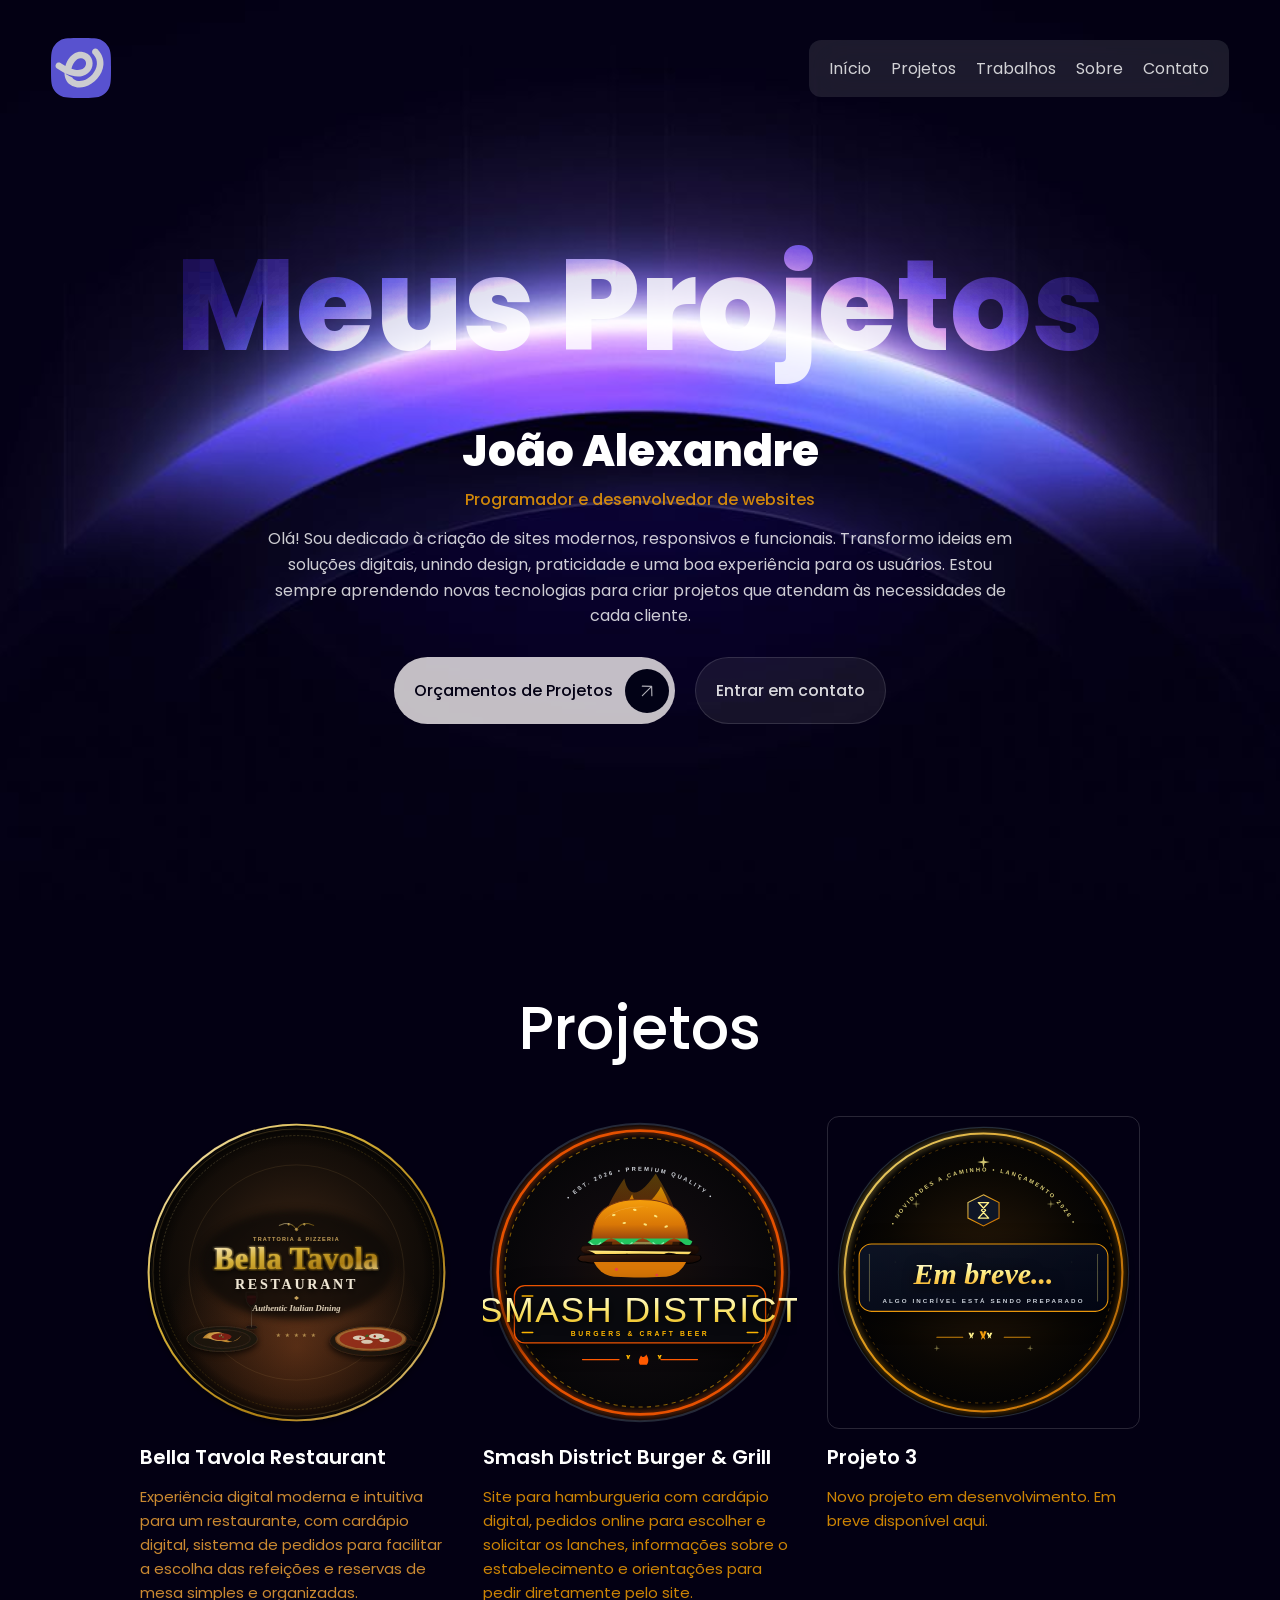
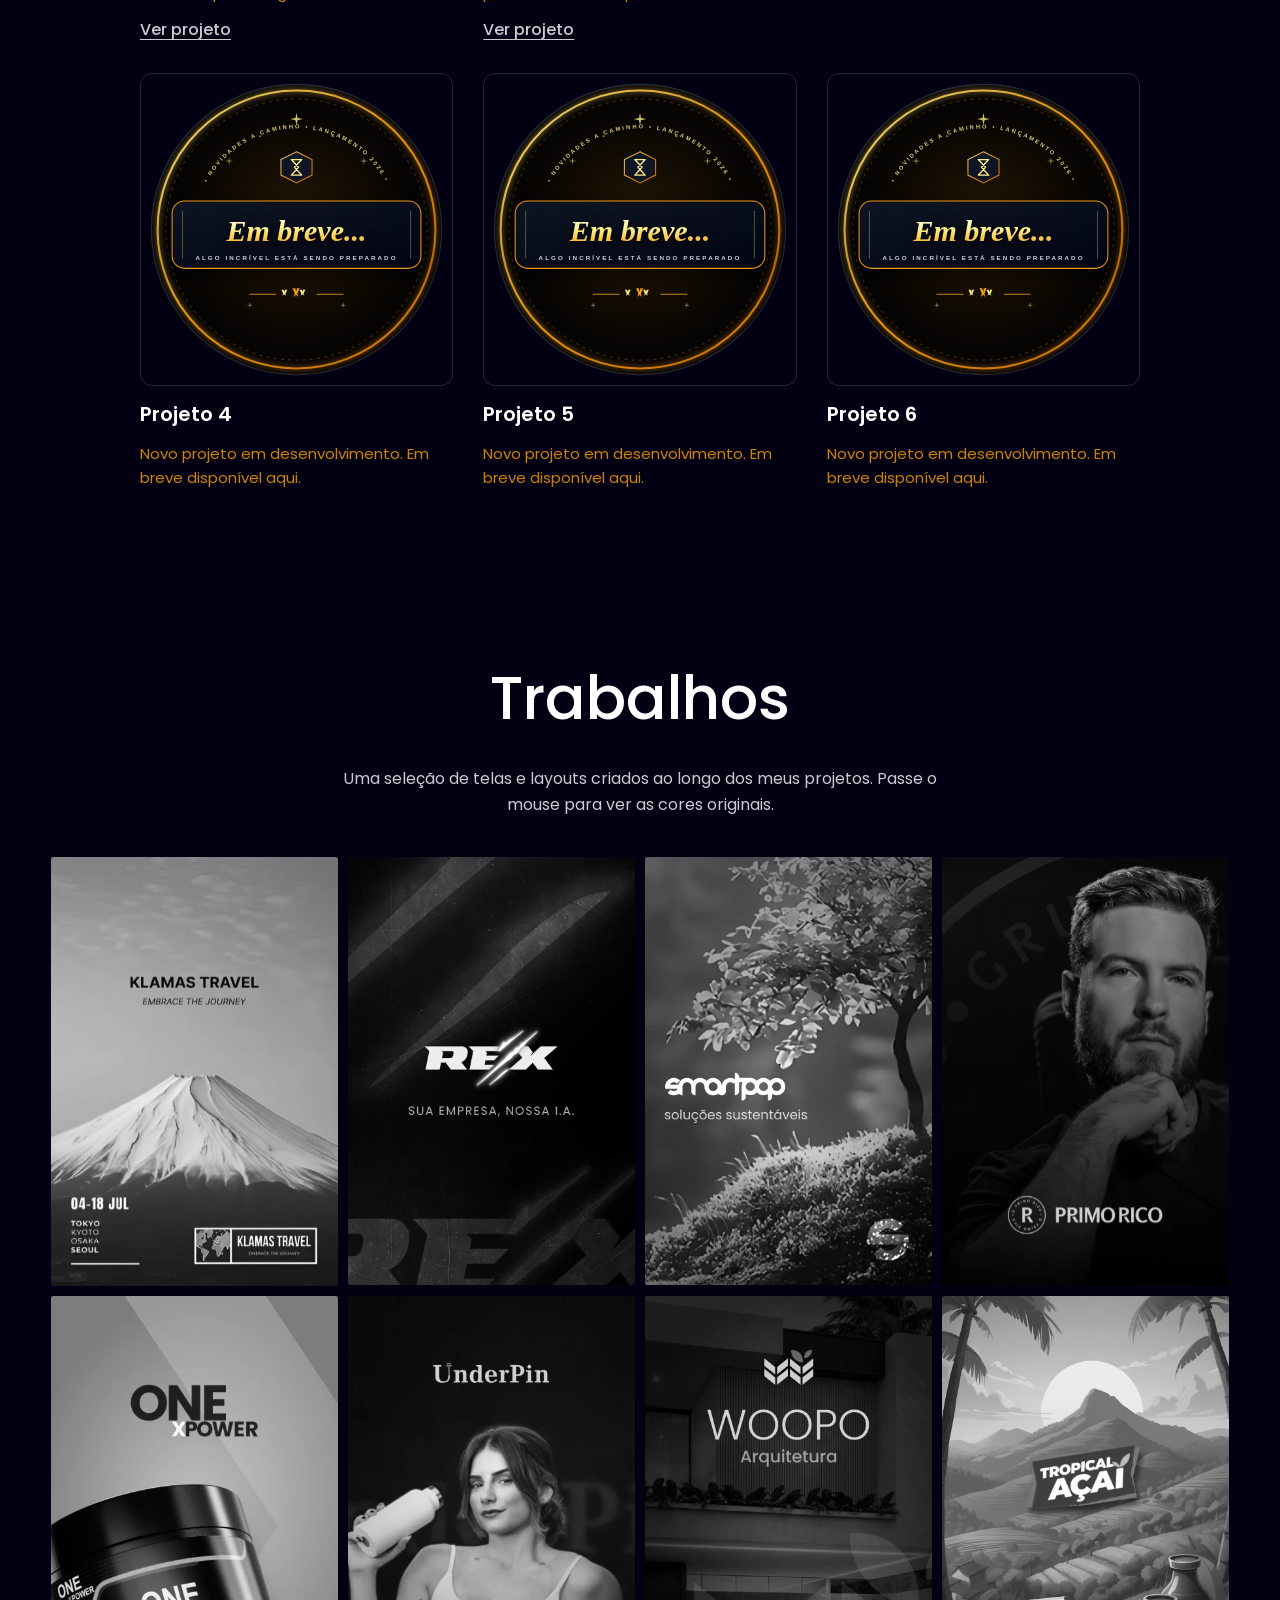
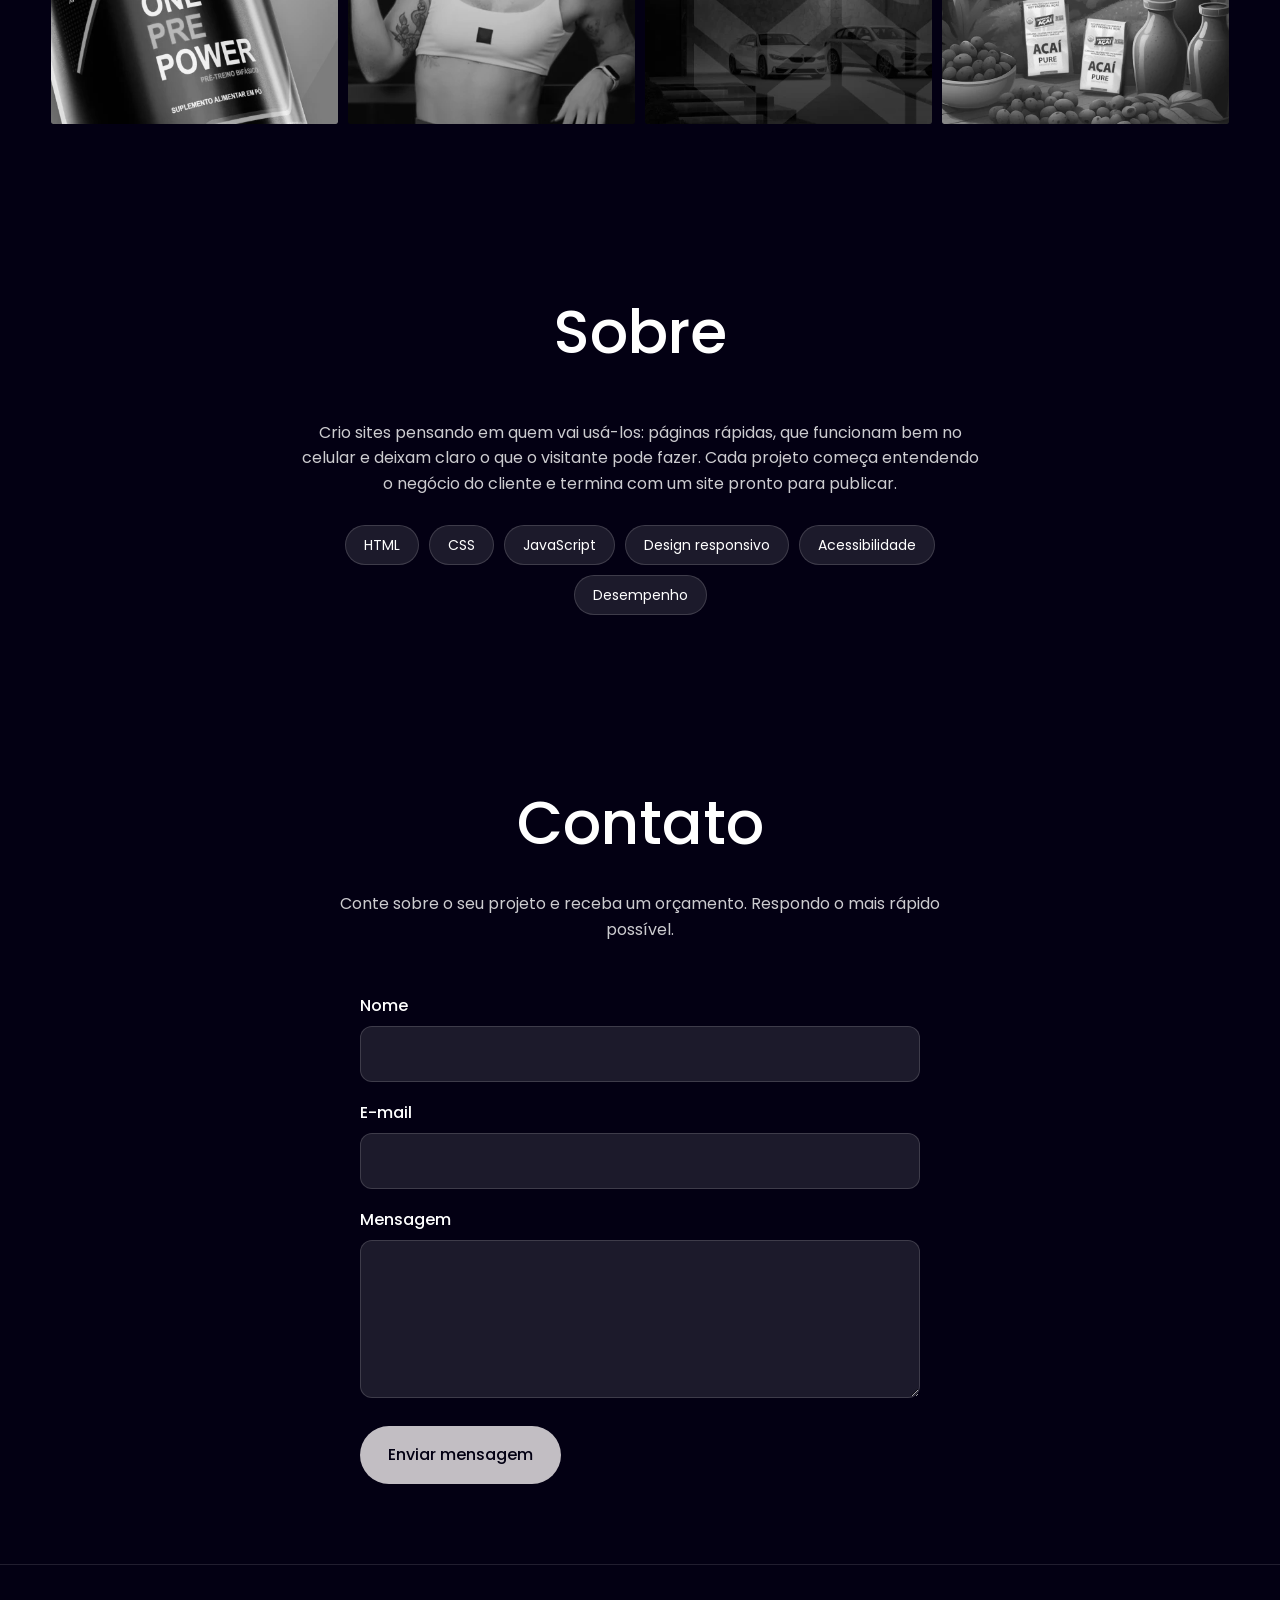
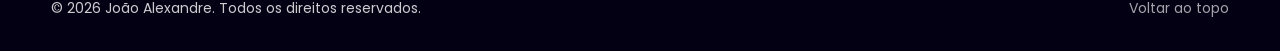
<file: index.html>
<!doctype html>
<html lang="pt-BR">
  <head>
    <meta charset="UTF-8" />
    <meta name="viewport" content="width=device-width, initial-scale=1.0" />
    <title>João Alexandre | Desenvolvedor de Websites</title>
    <meta name="description" content="Portfólio de João Alexandre, programador e desenvolvedor de websites modernos, responsivos e funcionais. Veja os projetos e peça um orçamento." />
    <meta name="theme-color" content="#030013" />
    <meta property="og:title" content="João Alexandre | Desenvolvedor de Websites" />
    <meta property="og:description" content="Sites modernos, responsivos e funcionais. Veja os projetos e peça um orçamento." />
    <meta property="og:type" content="website" />
    <link rel="icon" href="img/Frame.svg" type="image/svg+xml" />

    <link rel="preconnect" href="https://fonts.googleapis.com" />
    <link rel="preconnect" href="https://fonts.gstatic.com" crossorigin />
    <link
      href="https://fonts.googleapis.com/css2?family=Poppins:wght@400;500;600;800&display=swap"
      rel="stylesheet"
    />
    <link rel="stylesheet" href="style.css" />
  </head>
  <body>
    <a class="skip-link" href="#conteudo">Ir para o conteúdo</a>

    <header class="topo">
      <a href="#inicio" class="logo-link" aria-label="Voltar ao início">
        <img class="logo" src="img/Frame.svg" alt="Logotipo de João Alexandre" width="60" height="60" />
      </a>

      <button class="menu-toggle" type="button" aria-expanded="false" aria-controls="menu" aria-label="Abrir menu">
        <span></span><span></span><span></span>
      </button>

      <nav id="menu" aria-label="Navegação principal">
        <ul>
          <li><a href="#inicio">Início</a></li>
          <li><a href="#projetos">Projetos</a></li>
          <li><a href="#trabalhos">Trabalhos</a></li>
          <li><a href="#sobre">Sobre</a></li>
          <li><a href="#contato">Contato</a></li>
        </ul>
      </nav>
    </header>

    <main id="conteudo">
      <!-- INÍCIO -->
      <section class="hero" id="inicio">

        <p class="hero-fundo" aria-hidden="true">Meus Projetos</p>
        <div class="hero-conteudo">
          <h1 class="user">João Alexandre</h1>
          <p class="hero-sub">Programador e desenvolvedor de websites</p>
          <p>
            Olá! Sou dedicado à criação de sites modernos, responsivos e funcionais. Transformo ideias em soluções digitais, unindo design, praticidade e uma boa experiência para os usuários. Estou sempre aprendendo novas tecnologias para criar projetos que atendam às necessidades de cada cliente.
          </p>
          <div class="botoes">
            <a class="btn btn-principal" href="#contato">
              Orçamentos de Projetos
              <img src="img/botao.svg" alt="" width="44" height="44" />
            </a>
            <a class="btn btn-secundario" href="#contato">Entrar em contato</a>
          </div>
        </div>
      </section>

      <!-- PROJETOS -->
      <section class="secao" id="projetos" aria-labelledby="t-projetos">
        <h2 class="titulo-secao" id="t-projetos">Projetos</h2>
        <div class="cards">
          <article class="card">
            <a class="card-img" href="Sitesprontos/Bella%20Tavola%20Restaurant.html" target="_blank" rel="noopener" aria-label="Abrir o projeto Bella Tavola Restaurant em nova aba">
              <img src="img/bella-tavola-emblema-redondo.svg" alt="Prévia do site Bella Tavola Restaurant" width="400" height="300" loading="lazy" />
            </a>
            <h3>Bella Tavola Restaurant</h3>
            <p class="card-texto destaque">
              Experiência digital moderna e intuitiva para um restaurante, com cardápio digital, sistema de pedidos para facilitar a escolha das refeições e reservas de mesa simples e organizadas.
            </p>
            <a class="card-link" href="Sitesprontos/Bella%20Tavola%20Restaurant.html" target="_blank" rel="noopener">Ver projeto</a>
          </article>

          <article class="card">
            <a class="card-img" href="Sitesprontos/smash-district.html" target="_blank" rel="noopener" aria-label="Abrir o projeto Smash District Burger &amp; Grill em nova aba">
              <img src="img/smash-district-badge.svg" alt="Prévia do site Smash District Burger &amp; Grill" width="400" height="300" loading="lazy" />
            </a>
            <h3>Smash District Burger &amp; Grill</h3>
            <p class="card-texto">
              Site para hamburgueria com cardápio digital, pedidos online para escolher e solicitar os lanches, informações sobre o estabelecimento e orientações para pedir diretamente pelo site.
            </p>
            <a class="card-link" href="Sitesprontos/smash-district.html" target="_blank" rel="noopener">Ver projeto</a>
          </article>

          <article class="card card-breve">
            <img src="img/em-breve-badge.svg" alt="Ilustração de site para o Projeto 3" width="400" height="300" loading="lazy" />
            <h3>Projeto 3</h3>
            <p class="card-texto">Novo projeto em desenvolvimento. Em breve disponível aqui.</p>
          </article>

          <article class="card card-breve">
            <img src="img/em-breve-badge.svg" alt="Ilustração de site para o Projeto 4" width="400" height="300" loading="lazy" />
            <h3>Projeto 4</h3>
            <p class="card-texto">Novo projeto em desenvolvimento. Em breve disponível aqui.</p>
          </article>

          <article class="card card-breve">
            <img src="img/em-breve-badge.svg" alt="Ilustração de site para o Projeto 5" width="400" height="300" loading="lazy" />
            <h3>Projeto 5</h3>
            <p class="card-texto">Novo projeto em desenvolvimento. Em breve disponível aqui.</p>
          </article>

          <article class="card card-breve">
            <img src="img/em-breve-badge.svg" alt="Ilustração de site para o Projeto 6" width="400" height="300" loading="lazy" />
            <h3>Projeto 6</h3>
            <p class="card-texto">Novo projeto em desenvolvimento. Em breve disponível aqui.</p>
          </article>
        </div>
      </section>

      <!-- TRABALHOS -->
      <section class="secao" id="trabalhos" aria-labelledby="t-trabalhos">
        <h2 class="titulo-secao" id="t-trabalhos">Trabalhos</h2>
        <p class="intro">
          Uma seleção de telas e layouts criados ao longo dos meus projetos. Passe o mouse para ver as cores originais.
        </p>
        <div class="galeria">
          <img src="img/T1.svg" alt="Trabalho 1: tela de projeto" width="400" height="300" loading="lazy" />
          <img src="img/T2.svg" alt="Trabalho 2: tela de projeto" width="400" height="300" loading="lazy" />
          <img src="img/T3.svg" alt="Trabalho 3: tela de projeto" width="400" height="300" loading="lazy" />
          <img src="img/T4.svg" alt="Trabalho 4: tela de projeto" width="400" height="300" loading="lazy" />
          <img src="img/T5.svg" alt="Trabalho 5: tela de projeto" width="400" height="300" loading="lazy" />
          <img src="img/T6.svg" alt="Trabalho 6: tela de projeto" width="400" height="300" loading="lazy" />
          <img src="img/T7.svg" alt="Trabalho 7: tela de projeto" width="400" height="300" loading="lazy" />
          <img src="img/T8.svg" alt="Trabalho 8: tela de projeto" width="400" height="300" loading="lazy" />
        </div>
      </section>

      <!-- SOBRE -->
      <section class="secao" id="sobre" aria-labelledby="t-sobre">
        <h2 class="titulo-secao" id="t-sobre">Sobre</h2>
        <div class="sobre">
          <p>
            Crio sites pensando em quem vai usá-los: páginas rápidas, que funcionam bem no celular e deixam claro o que o visitante pode fazer. Cada projeto começa entendendo o negócio do cliente e termina com um site pronto para publicar.
          </p>
          <ul class="habilidades" aria-label="Tecnologias e habilidades">
            <li>HTML</li>
            <li>CSS</li>
            <li>JavaScript</li>
            <li>Design responsivo</li>
            <li>Acessibilidade</li>
            <li>Desempenho</li>
          </ul>
        </div>
      </section>

      <!-- CONTATO -->
      <section class="secao" id="contato" aria-labelledby="t-contato">
        <h2 class="titulo-secao" id="t-contato">Contato</h2>
        <p class="intro">Conte sobre o seu projeto e receba um orçamento. Respondo o mais rápido possível.</p>
        <!-- Troque seuemail@exemplo.com pelo seu e-mail real -->
        <form class="form" action="mailto:seuemail@exemplo.com" method="post" enctype="text/plain">
          <label for="nome">Nome</label>
          <input id="nome" name="nome" type="text" autocomplete="name" required />

          <label for="email">E-mail</label>
          <input id="email" name="email" type="email" autocomplete="email" required />

          <label for="mensagem">Mensagem</label>
          <textarea id="mensagem" name="mensagem" rows="5" required></textarea>

          <button class="btn btn-principal btn-envio" type="submit">Enviar mensagem</button>
        </form>
      </section>
    </main>

    <footer class="rodape">
      <p>&copy; <span id="ano">2026</span> João Alexandre. Todos os direitos reservados.</p>
      <a href="#inicio">Voltar ao topo</a>
    </footer>

    <script>
      // Menu mobile
      const toggle = document.querySelector(".menu-toggle");
      const menu = document.getElementById("menu");
      toggle.addEventListener("click", () => {
        const aberto = menu.classList.toggle("aberto");
        toggle.setAttribute("aria-expanded", aberto);
        toggle.setAttribute("aria-label", aberto ? "Fechar menu" : "Abrir menu");
      });
      menu.addEventListener("click", (e) => {
        if (e.target.tagName === "A") {
          menu.classList.remove("aberto");
          toggle.setAttribute("aria-expanded", "false");
          toggle.setAttribute("aria-label", "Abrir menu");
        }
      });
      // Ano atual no rodapé
      document.getElementById("ano").textContent = new Date().getFullYear();
    </script>
  </body>
</html>
</file>
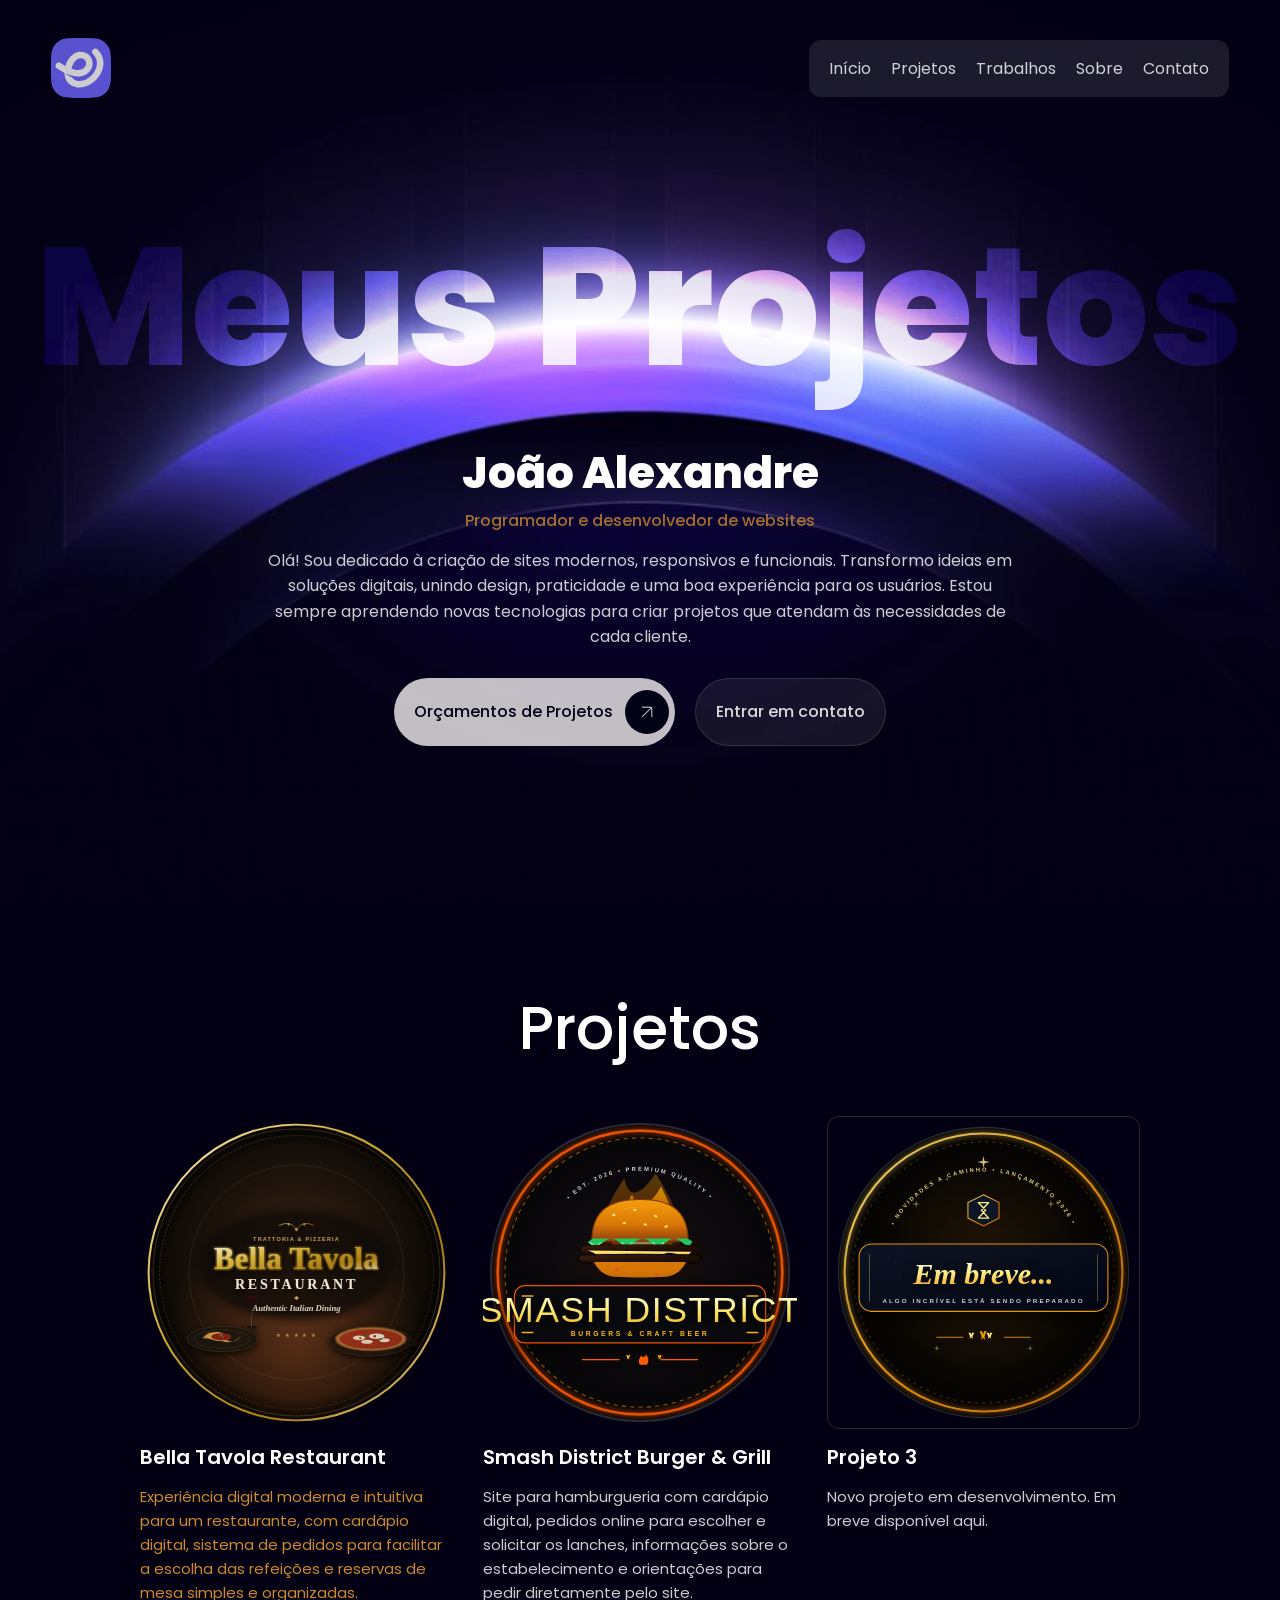
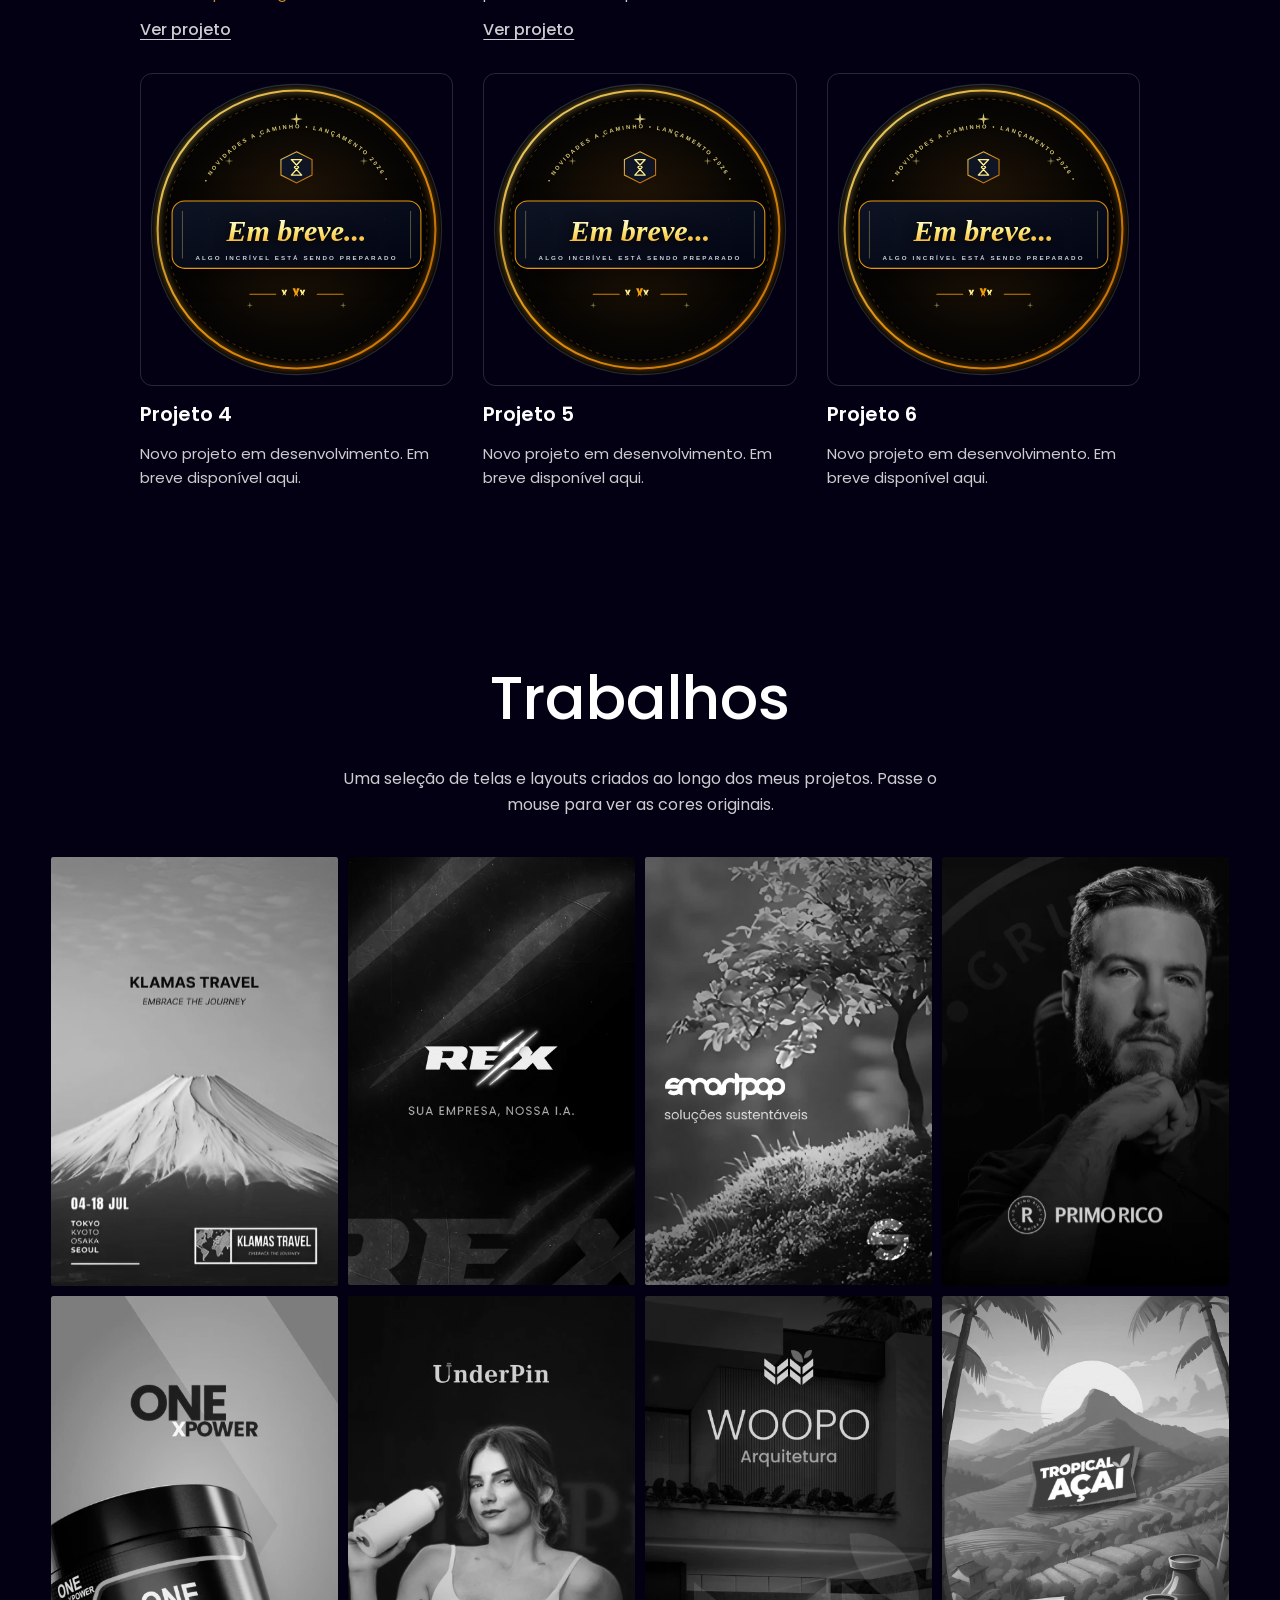
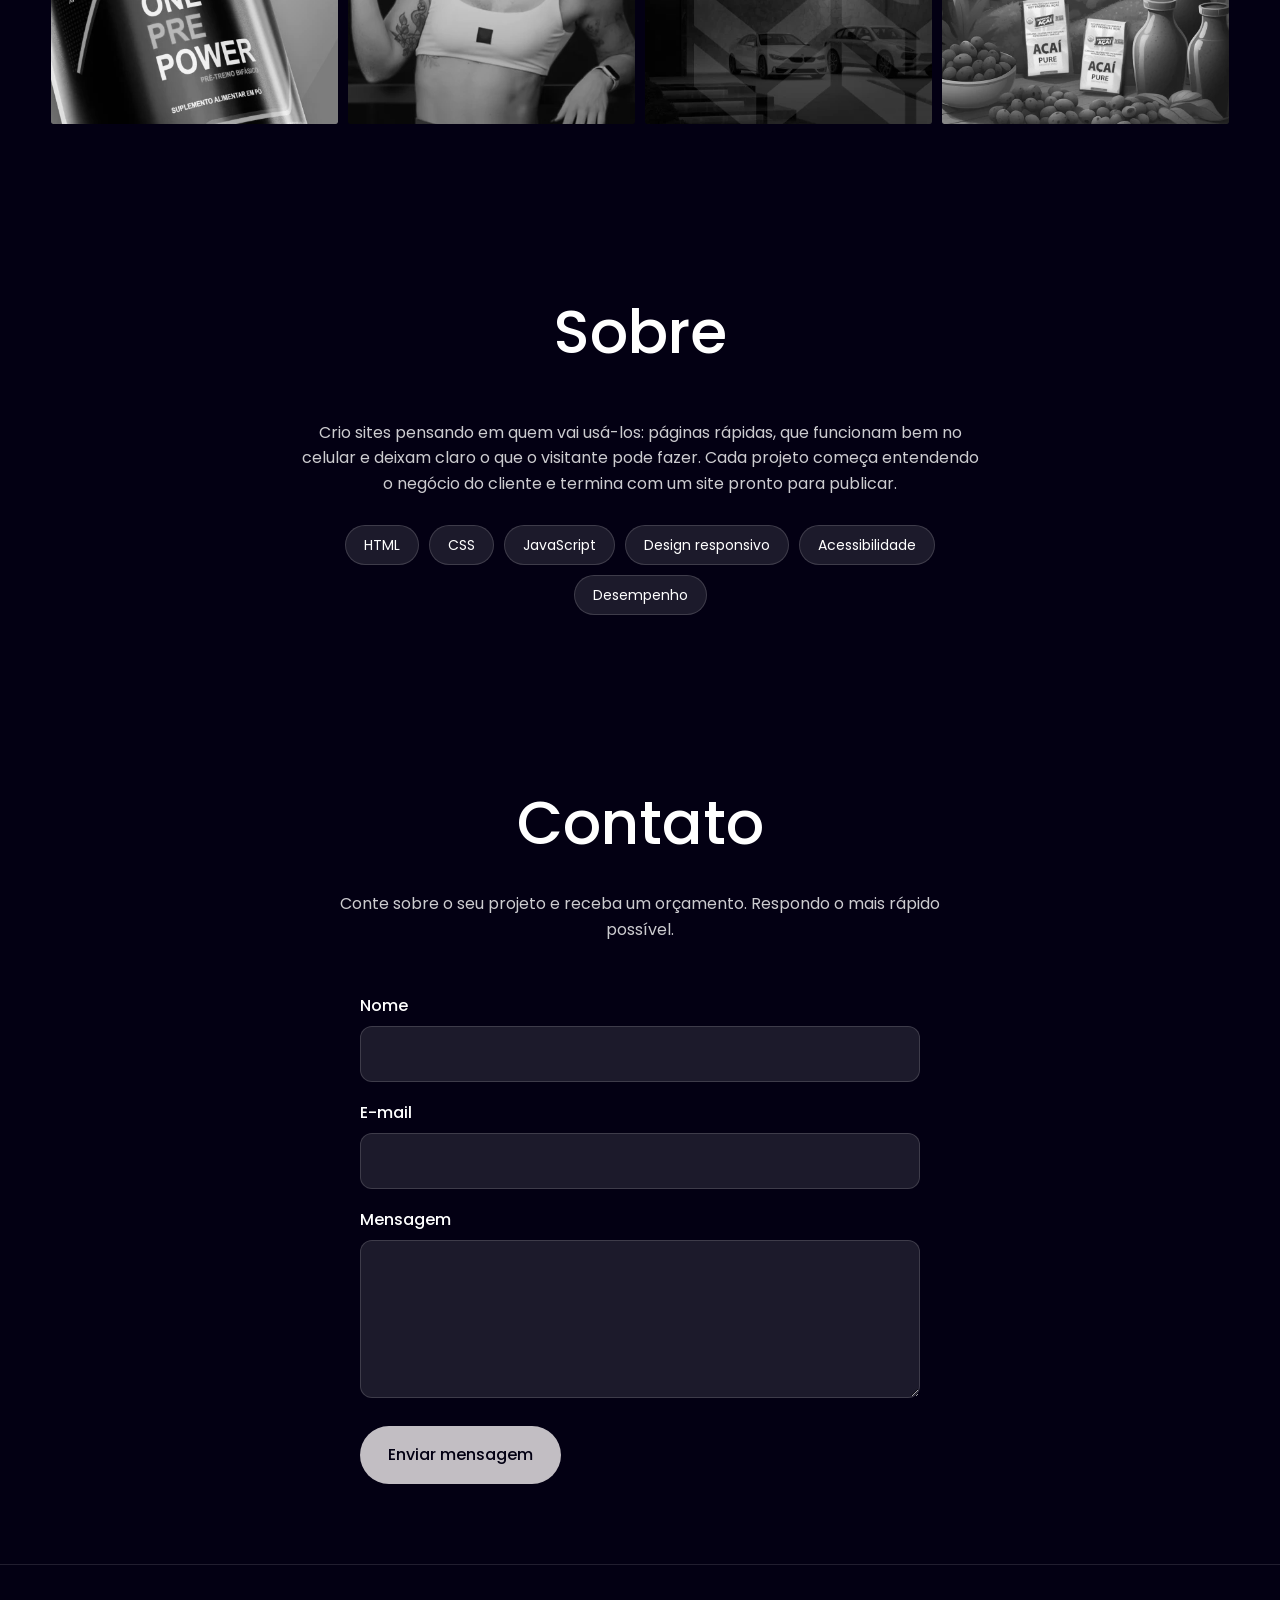
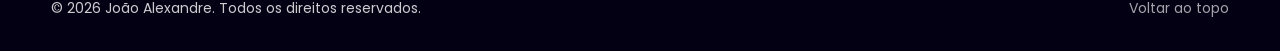
<file: index-otimizado.html>
<!doctype html>
<html lang="pt-BR">
  <head>
    <meta charset="UTF-8" />
    <meta name="viewport" content="width=device-width, initial-scale=1.0" />
    <title>João Alexandre | Desenvolvedor de Websites</title>
    <meta name="description" content="Portfólio de João Alexandre, programador e desenvolvedor de websites modernos, responsivos e funcionais. Veja os projetos e peça um orçamento." />
    <meta name="theme-color" content="#030013" />
    <meta property="og:title" content="João Alexandre | Desenvolvedor de Websites" />
    <meta property="og:description" content="Sites modernos, responsivos e funcionais. Veja os projetos e peça um orçamento." />
    <meta property="og:type" content="website" />
    <link rel="icon" href="img/Frame.svg" type="image/svg+xml" />

    <link rel="preconnect" href="https://fonts.googleapis.com" />
    <link rel="preconnect" href="https://fonts.gstatic.com" crossorigin />
    <link
      href="https://fonts.googleapis.com/css2?family=Poppins:wght@400;500;600;800&display=swap"
      rel="stylesheet"
    />
    <link rel="stylesheet" href="style-otimizado.css" />
  </head>
  <body>
    <a class="skip-link" href="#conteudo">Ir para o conteúdo</a>

    <header class="topo">
      <a href="#inicio" class="logo-link" aria-label="Voltar ao início">
        <img class="logo" src="img/Frame.svg" alt="Logotipo de João Alexandre" width="60" height="60" />
      </a>

      <button class="menu-toggle" type="button" aria-expanded="false" aria-controls="menu" aria-label="Abrir menu">
        <span></span><span></span><span></span>
      </button>

      <nav id="menu" aria-label="Navegação principal">
        <ul>
          <li><a href="#inicio">Início</a></li>
          <li><a href="#projetos">Projetos</a></li>
          <li><a href="#trabalhos">Trabalhos</a></li>
          <li><a href="#sobre">Sobre</a></li>
          <li><a href="#contato">Contato</a></li>
        </ul>
      </nav>
    </header>

    <main id="conteudo">
      <!-- INÍCIO -->
      <section class="hero" id="inicio">
        <p class="hero-fundo" aria-hidden="true">Meus Projetos</p>
        <div class="hero-conteudo">
          <h1>João Alexandre</h1>
          <p class="hero-sub">Programador e desenvolvedor de websites</p>
          <p>
            Olá! Sou dedicado à criação de sites modernos, responsivos e funcionais. Transformo ideias em soluções digitais, unindo design, praticidade e uma boa experiência para os usuários. Estou sempre aprendendo novas tecnologias para criar projetos que atendam às necessidades de cada cliente.
          </p>
          <div class="botoes">
            <a class="btn btn-principal" href="#contato">
              Orçamentos de Projetos
              <img src="img/botao.svg" alt="" width="44" height="44" />
            </a>
            <a class="btn btn-secundario" href="#contato">Entrar em contato</a>
          </div>
        </div>
      </section>

      <!-- PROJETOS -->
      <section class="secao" id="projetos" aria-labelledby="t-projetos">
        <h2 class="titulo-secao" id="t-projetos">Projetos</h2>
        <div class="cards">
          <article class="card">
            <a class="card-img" href="Sitesprontos/Bella%20Tavola%20Restaurant.html" target="_blank" rel="noopener" aria-label="Abrir o projeto Bella Tavola Restaurant em nova aba">
              <img src="img/bella-tavola-emblema-redondo.svg" alt="Prévia do site Bella Tavola Restaurant" width="400" height="300" loading="lazy" />
            </a>
            <h3>Bella Tavola Restaurant</h3>
            <p class="card-texto destaque">
              Experiência digital moderna e intuitiva para um restaurante, com cardápio digital, sistema de pedidos para facilitar a escolha das refeições e reservas de mesa simples e organizadas.
            </p>
            <a class="card-link" href="Sitesprontos/Bella.20Tavola.20Restaurant.html" target="_blank" rel="noopener">Ver projeto</a>
          </article>

          <article class="card">
            <a class="card-img" href="Sitesprontos/smash-district.html" target="_blank" rel="noopener" aria-label="Abrir o projeto Smash District Burger &amp; Grill em nova aba">
              <img src="img/smash-district-badge.svg" alt="Prévia do site Smash District Burger &amp; Grill" width="400" height="300" loading="lazy" />
            </a>
            <h3>Smash District Burger &amp; Grill</h3>
            <p class="card-texto">
              Site para hamburgueria com cardápio digital, pedidos online para escolher e solicitar os lanches, informações sobre o estabelecimento e orientações para pedir diretamente pelo site.
            </p>
            <a class="card-link" href="Sitesprontos/smash-district.html" target="_blank" rel="noopener">Ver projeto</a>
          </article>

          <article class="card card-breve">
            <img src="img/em-breve-badge.svg" alt="Ilustração de site para o Projeto 3" width="400" height="300" loading="lazy" />
            <h3>Projeto 3</h3>
            <p class="card-texto">Novo projeto em desenvolvimento. Em breve disponível aqui.</p>
          </article>

          <article class="card card-breve">
            <img src="img/em-breve-badge.svg" alt="Ilustração de site para o Projeto 4" width="400" height="300" loading="lazy" />
            <h3>Projeto 4</h3>
            <p class="card-texto">Novo projeto em desenvolvimento. Em breve disponível aqui.</p>
          </article>

          <article class="card card-breve">
            <img src="img/em-breve-badge.svg" alt="Ilustração de site para o Projeto 5" width="400" height="300" loading="lazy" />
            <h3>Projeto 5</h3>
            <p class="card-texto">Novo projeto em desenvolvimento. Em breve disponível aqui.</p>
          </article>

          <article class="card card-breve">
            <img src="img/em-breve-badge.svg" alt="Ilustração de site para o Projeto 6" width="400" height="300" loading="lazy" />
            <h3>Projeto 6</h3>
            <p class="card-texto">Novo projeto em desenvolvimento. Em breve disponível aqui.</p>
          </article>
        </div>
      </section>

      <!-- TRABALHOS -->
      <section class="secao" id="trabalhos" aria-labelledby="t-trabalhos">
        <h2 class="titulo-secao" id="t-trabalhos">Trabalhos</h2>
        <p class="intro">
          Uma seleção de telas e layouts criados ao longo dos meus projetos. Passe o mouse para ver as cores originais.
        </p>
        <div class="galeria">
          <img src="img/T1.svg" alt="Trabalho 1: tela de projeto" width="400" height="300" loading="lazy" />
          <img src="img/T2.svg" alt="Trabalho 2: tela de projeto" width="400" height="300" loading="lazy" />
          <img src="img/T3.svg" alt="Trabalho 3: tela de projeto" width="400" height="300" loading="lazy" />
          <img src="img/T4.svg" alt="Trabalho 4: tela de projeto" width="400" height="300" loading="lazy" />
          <img src="img/T5.svg" alt="Trabalho 5: tela de projeto" width="400" height="300" loading="lazy" />
          <img src="img/T6.svg" alt="Trabalho 6: tela de projeto" width="400" height="300" loading="lazy" />
          <img src="img/T7.svg" alt="Trabalho 7: tela de projeto" width="400" height="300" loading="lazy" />
          <img src="img/T8.svg" alt="Trabalho 8: tela de projeto" width="400" height="300" loading="lazy" />
        </div>
      </section>

      <!-- SOBRE -->
      <section class="secao" id="sobre" aria-labelledby="t-sobre">
        <h2 class="titulo-secao" id="t-sobre">Sobre</h2>
        <div class="sobre">
          <p>
            Crio sites pensando em quem vai usá-los: páginas rápidas, que funcionam bem no celular e deixam claro o que o visitante pode fazer. Cada projeto começa entendendo o negócio do cliente e termina com um site pronto para publicar.
          </p>
          <ul class="habilidades" aria-label="Tecnologias e habilidades">
            <li>HTML</li>
            <li>CSS</li>
            <li>JavaScript</li>
            <li>Design responsivo</li>
            <li>Acessibilidade</li>
            <li>Desempenho</li>
          </ul>
        </div>
      </section>

      <!-- CONTATO -->
      <section class="secao" id="contato" aria-labelledby="t-contato">
        <h2 class="titulo-secao" id="t-contato">Contato</h2>
        <p class="intro">Conte sobre o seu projeto e receba um orçamento. Respondo o mais rápido possível.</p>
        <!-- Troque seuemail@exemplo.com pelo seu e-mail real -->
        <form class="form" action="mailto:seuemail@exemplo.com" method="post" enctype="text/plain">
          <label for="nome">Nome</label>
          <input id="nome" name="nome" type="text" autocomplete="name" required />

          <label for="email">E-mail</label>
          <input id="email" name="email" type="email" autocomplete="email" required />

          <label for="mensagem">Mensagem</label>
          <textarea id="mensagem" name="mensagem" rows="5" required></textarea>

          <button class="btn btn-principal btn-envio" type="submit">Enviar mensagem</button>
        </form>
      </section>
    </main>

    <footer class="rodape">
      <p>&copy; <span id="ano">2026</span> João Alexandre. Todos os direitos reservados.</p>
      <a href="#inicio">Voltar ao topo</a>
    </footer>

    <script>
      // Menu mobile
      const toggle = document.querySelector(".menu-toggle");
      const menu = document.getElementById("menu");
      toggle.addEventListener("click", () => {
        const aberto = menu.classList.toggle("aberto");
        toggle.setAttribute("aria-expanded", aberto);
        toggle.setAttribute("aria-label", aberto ? "Fechar menu" : "Abrir menu");
      });
      menu.addEventListener("click", (e) => {
        if (e.target.tagName === "A") {
          menu.classList.remove("aberto");
          toggle.setAttribute("aria-expanded", "false");
          toggle.setAttribute("aria-label", "Abrir menu");
        }
      });
      // Ano atual no rodapé
      document.getElementById("ano").textContent = new Date().getFullYear();
    </script>
  </body>
</html>
</file>
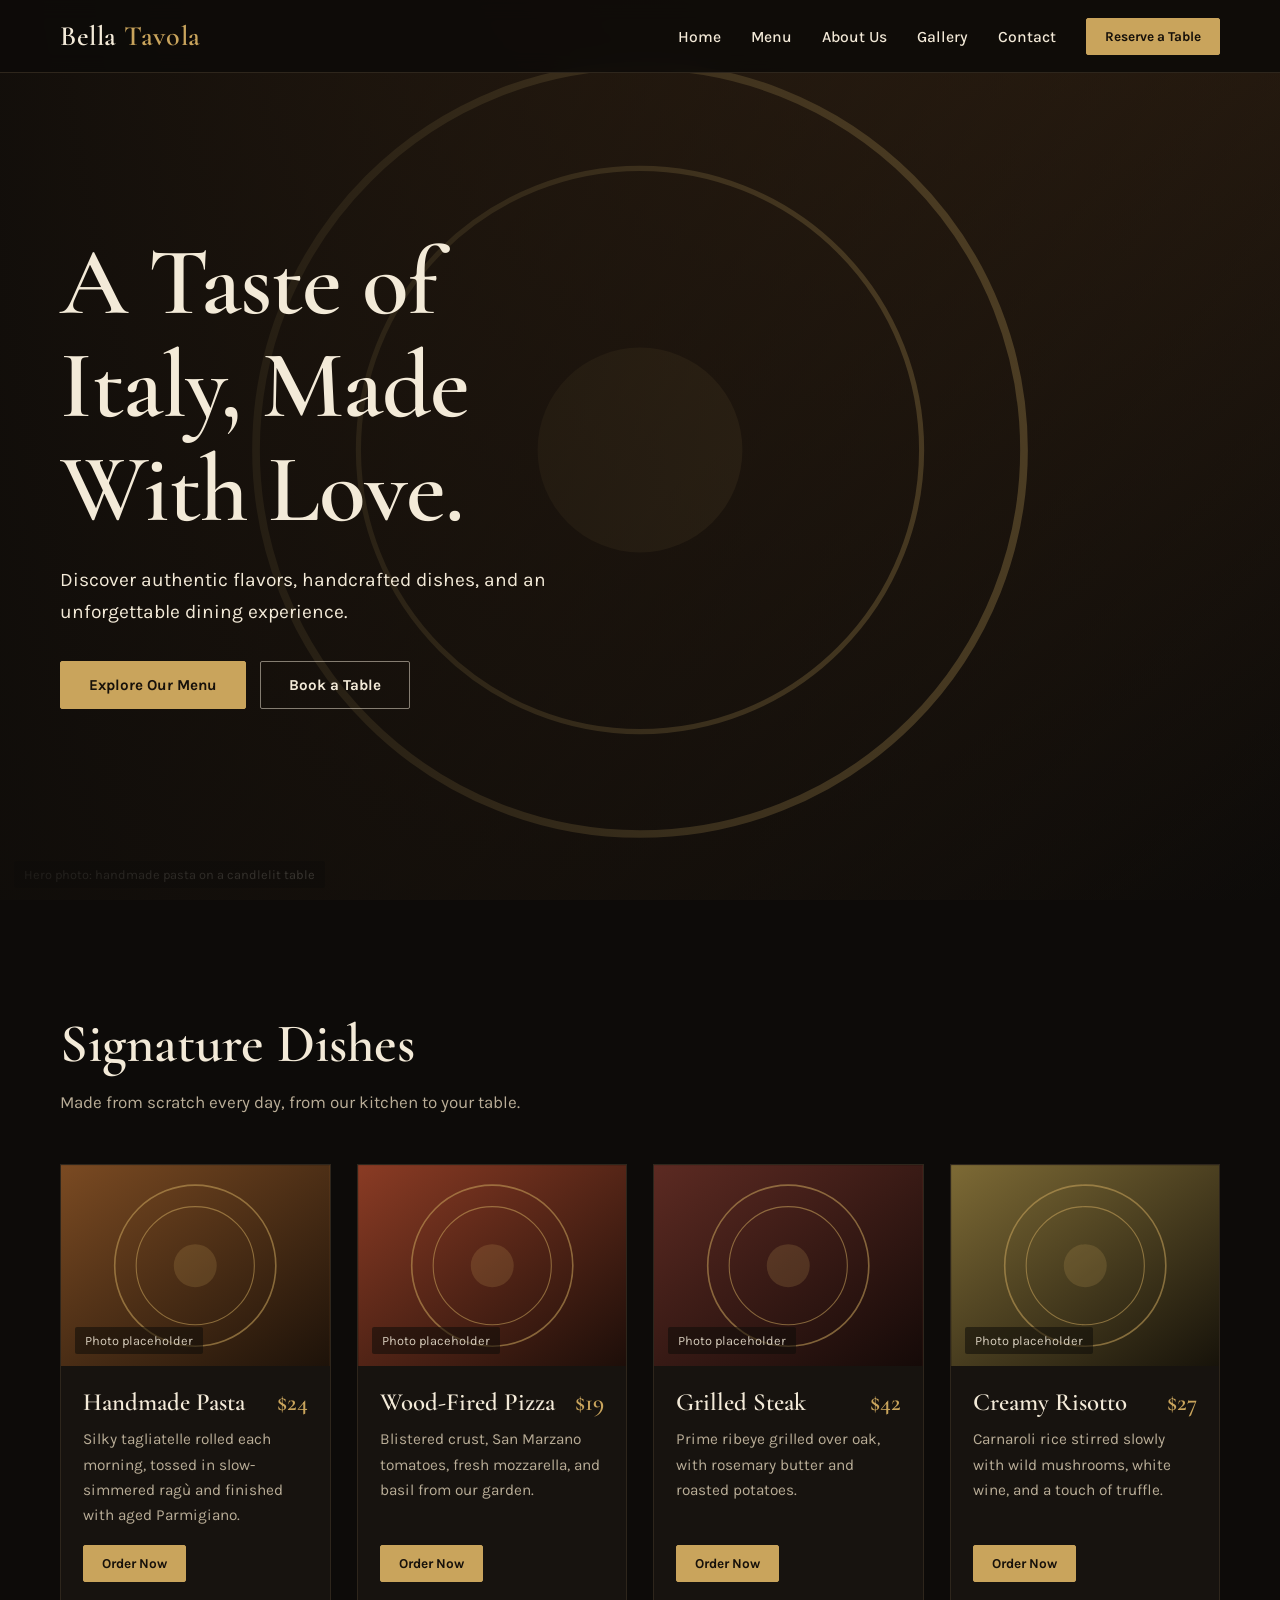
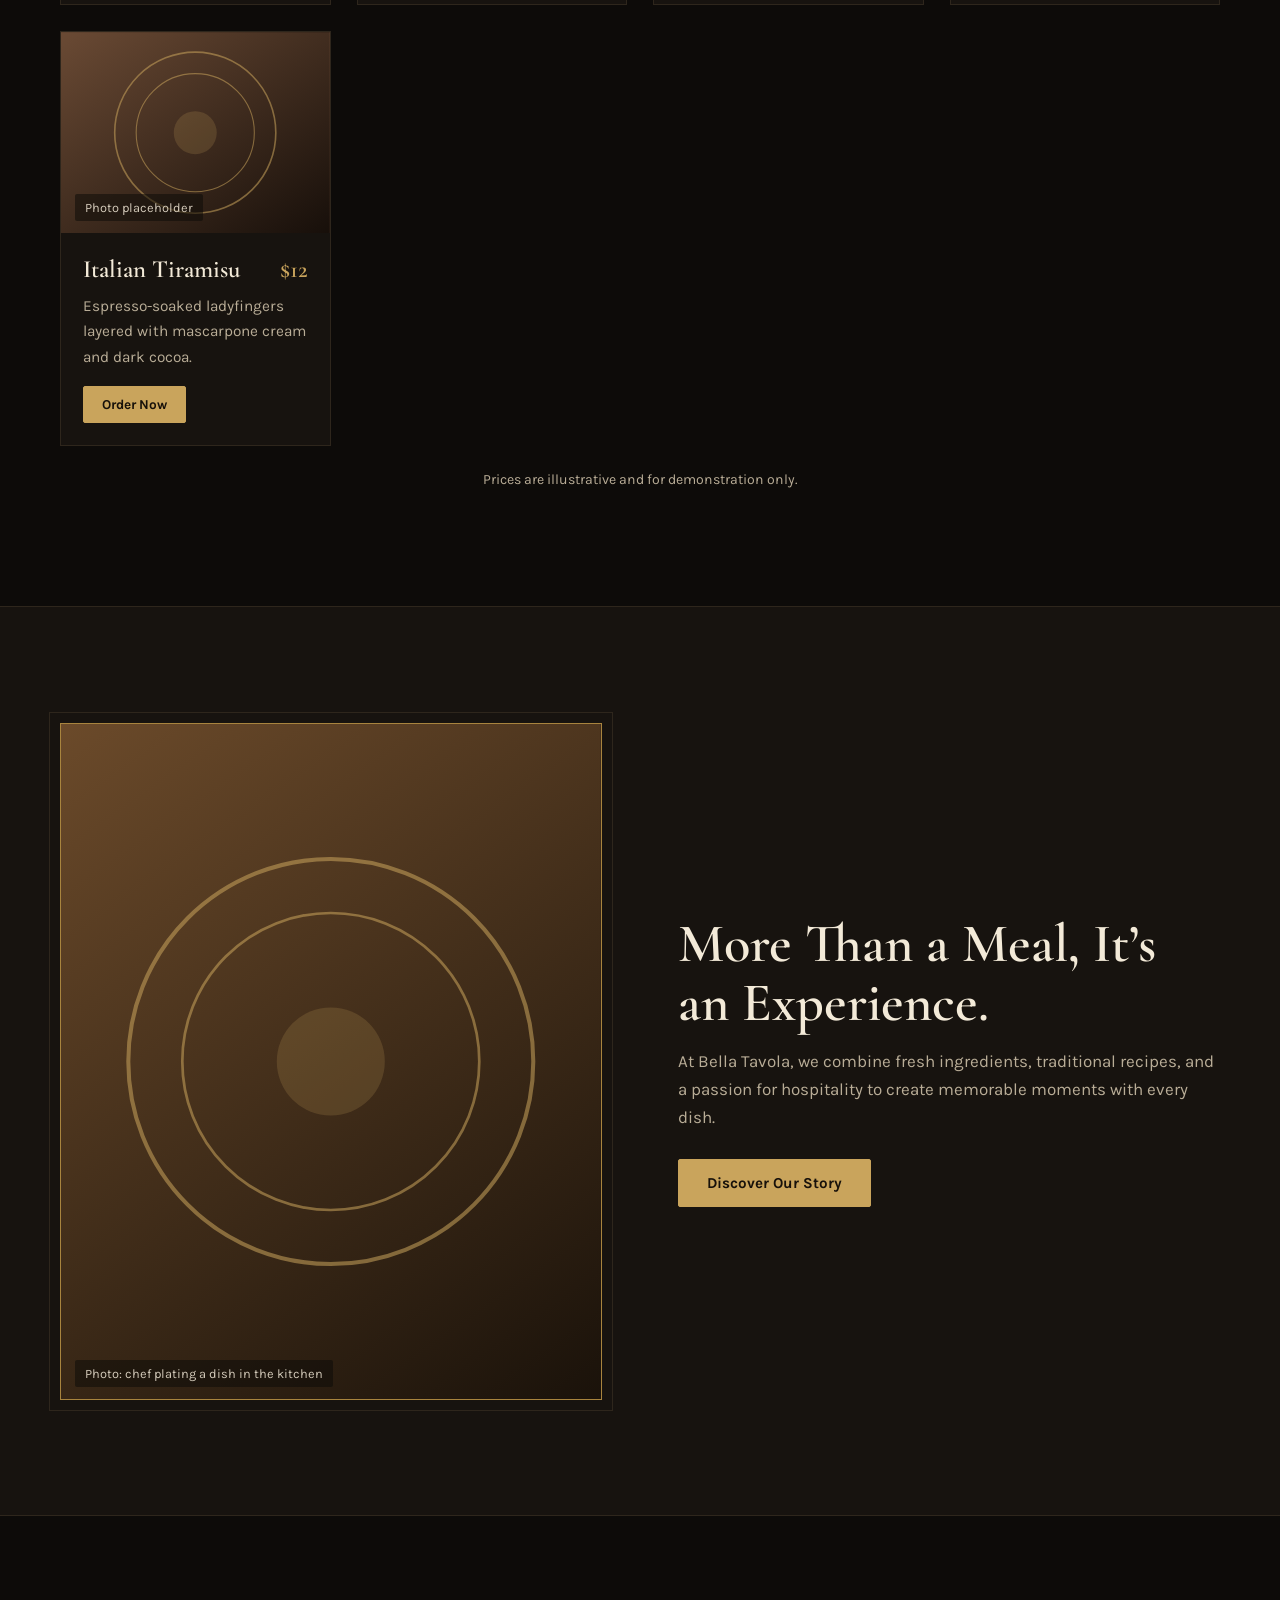
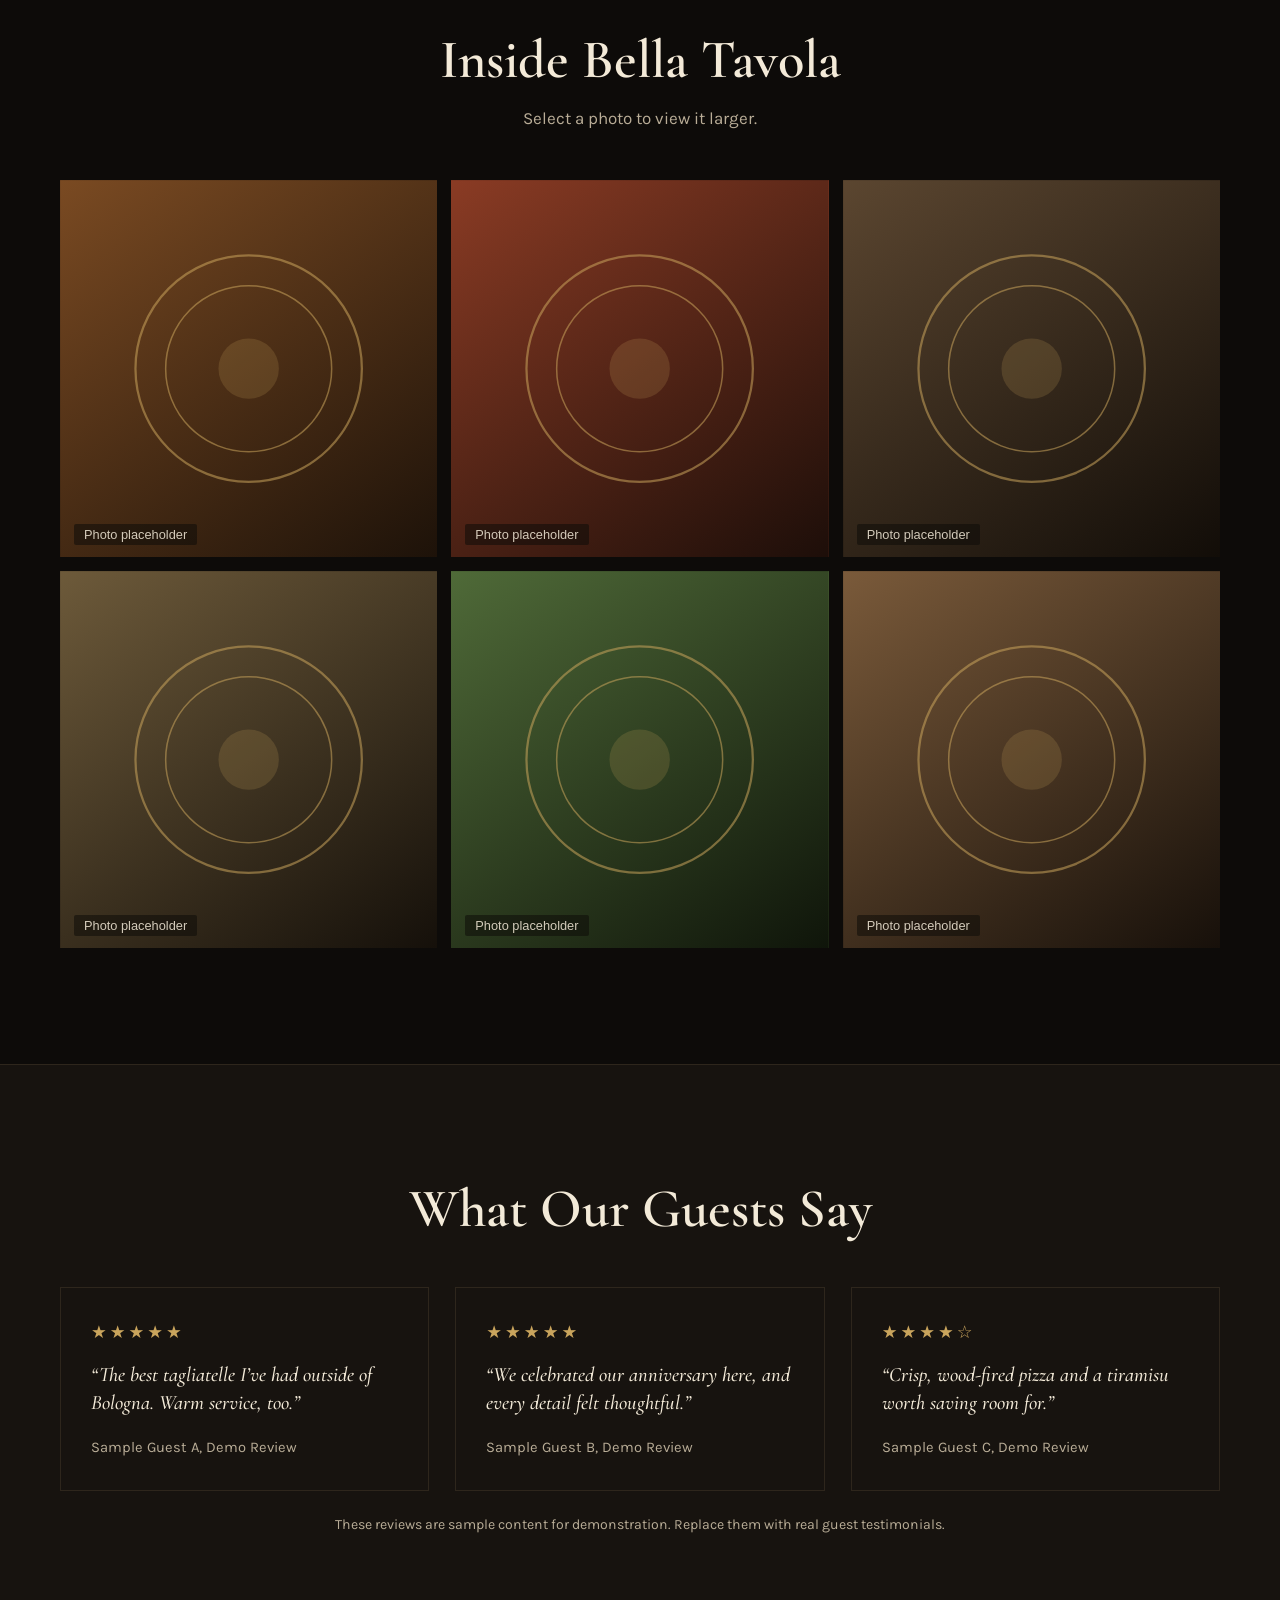
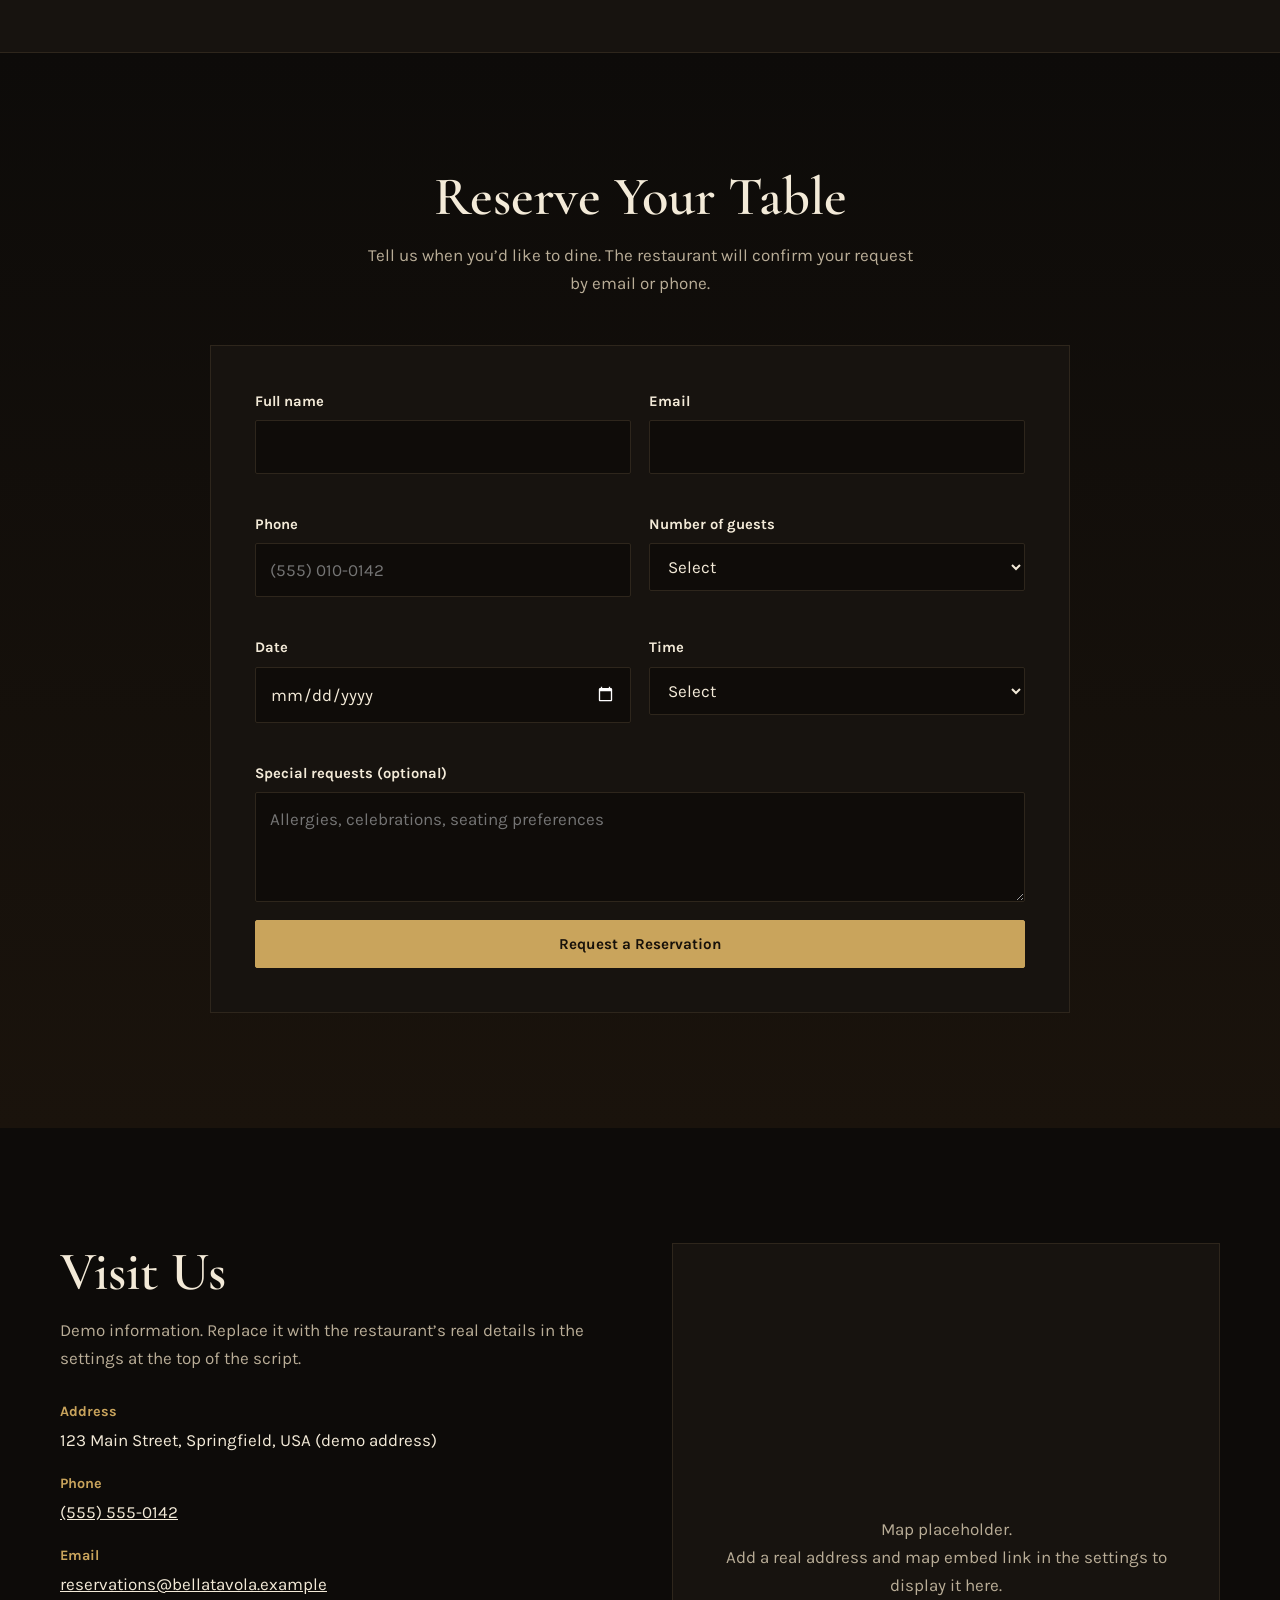
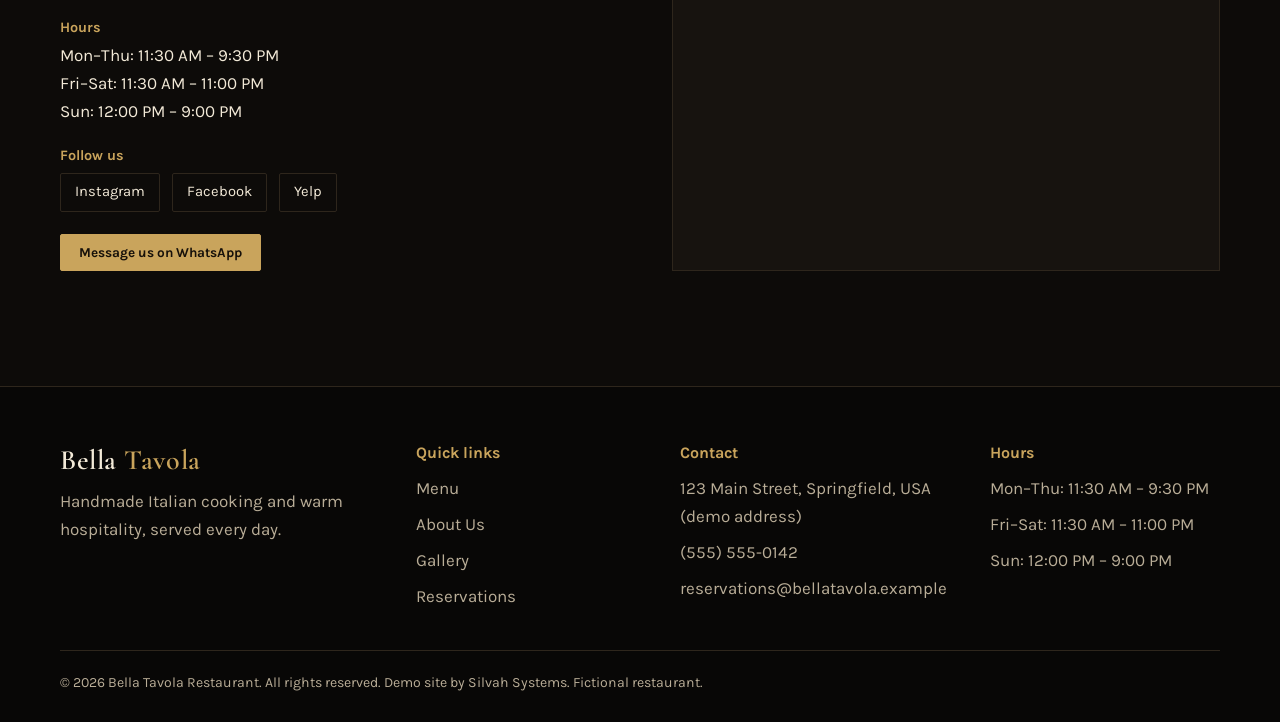
<file: Sitesprontos/Bella Tavola Restaurant.html>
<!DOCTYPE html>
<html lang="en-US">
<head>
<meta charset="utf-8">
<meta name="viewport" content="width=device-width, initial-scale=1, viewport-fit=cover">
<title>Bella Tavola Restaurant | Authentic Italian Dining</title>
<meta name="description" content="Bella Tavola is an Italian restaurant serving handmade pasta, wood-fired pizza, and grilled steak. Request a reservation or explore our menu.">
<link rel="icon" href="data:image/svg+xml,<svg xmlns=%22http://www.w3.org/2000/svg%22 viewBox=%220 0 100 100%22><text y=%22.9em%22 font-size=%2290%22>🍝</text></svg>">
<link rel="preconnect" href="https://fonts.googleapis.com">
<link rel="preconnect" href="https://fonts.gstatic.com" crossorigin>
<link href="https://fonts.googleapis.com/css2?family=Cormorant+Garamond:ital,wght@0,500;0,600;1,500&family=Karla:wght@400;500;700&display=swap" rel="stylesheet">
<style>
:root{
  --bg:#0d0b09;--surface:#17130f;--line:#2e261c;--text:#f3ead8;--muted:#b9ad97;
  --gold:#c9a45c;--gold-d:#a8843e;--cream:#f3ead8;--earth:#8a5a3b;--ink:#17110a;
  --serif:"Cormorant Garamond",Georgia,"Times New Roman",serif;--sans:Karla,system-ui,-apple-system,"Segoe UI",sans-serif;
  box-sizing:border-box;padding-top:env(safe-area-inset-top,0px);padding-bottom:env(safe-area-inset-bottom,0px)
}
@media (prefers-color-scheme:dark){:root:not([data-theme="light"]){color-scheme:dark}}
*,*::before,*::after{box-sizing:inherit}
html{scroll-behavior:smooth;scroll-padding-top:calc(76px + env(safe-area-inset-top,0px))}
body{margin:0;background:var(--bg);color:var(--text);font:400 17px/1.65 var(--sans);-webkit-font-smoothing:antialiased}
img,svg{max-width:100%}
a{color:inherit}
h1,h2,h3{font-family:var(--serif);font-weight:600;line-height:1.08;margin:0}
h1{font-size:clamp(2.8rem,8vw,6rem);letter-spacing:-.01em}
h2{font-size:clamp(2.1rem,5vw,3.4rem)}
h3{font-size:1.55rem}
p{margin:0}
:focus-visible{outline:2px solid var(--gold);outline-offset:3px}
.wrap{width:min(1160px,100% - 40px);margin-inline:auto}
section{padding:clamp(64px,9vw,120px) 0}
.lead{color:var(--muted);max-width:56ch;margin-top:14px}
.head{margin-bottom:48px}
.head.center{text-align:center}.head.center .lead{margin-inline:auto}

/* buttons */
.btn{display:inline-block;padding:14px 28px;border:1px solid var(--gold);background:var(--gold);color:var(--ink);font:700 .95rem var(--sans);text-decoration:none;cursor:pointer;border-radius:2px;transition:transform .25s,background .25s,color .25s,box-shadow .25s}
.btn:hover{transform:translateY(-2px);box-shadow:0 10px 24px rgba(201,164,92,.25);background:#d9b872}
.btn.ghost{background:transparent;color:var(--text);border-color:rgba(243,234,216,.5)}
.btn.ghost:hover{background:rgba(243,234,216,.1);box-shadow:none}
.btn.sm{padding:10px 18px;font-size:.85rem}

/* header */
header{position:fixed;inset:0 0 auto 0;z-index:50;padding-top:env(safe-area-inset-top,0px);background:rgba(13,11,9,.88);backdrop-filter:blur(10px);border-bottom:1px solid var(--line)}
.nav{display:flex;align-items:center;justify-content:space-between;height:72px}
.logo{font:600 1.75rem var(--serif);text-decoration:none;letter-spacing:.02em}
.logo span{color:var(--gold)}
nav ul{display:flex;gap:30px;align-items:center;list-style:none;margin:0;padding:0}
nav a{text-decoration:none;font-weight:500;font-size:.98rem;transition:color .2s}
nav a:not(.btn):hover{color:var(--gold)}
.burger{display:none;background:none;border:1px solid var(--line);color:var(--text);width:46px;height:46px;border-radius:2px;cursor:pointer}
.burger span{display:block;width:20px;height:2px;background:currentColor;margin:5px auto;transition:transform .25s,opacity .25s}
.burger[aria-expanded="true"] span:nth-child(1){transform:translateY(7px) rotate(45deg)}
.burger[aria-expanded="true"] span:nth-child(2){opacity:0}
.burger[aria-expanded="true"] span:nth-child(3){transform:translateY(-7px) rotate(-45deg)}
@media (max-width:860px){
  .burger{display:block}
  nav ul{position:absolute;left:0;right:0;top:100%;flex-direction:column;gap:0;background:var(--bg);border-bottom:1px solid var(--line);max-height:0;overflow:hidden;transition:max-height .35s}
  nav ul.open{max-height:420px}
  nav li{width:100%;text-align:center;padding:14px 0;border-top:1px solid var(--line)}
}

/* photo slots: set a real image URL in PHOTOS (see script) */
.ph{position:relative;overflow:hidden;background:linear-gradient(145deg,var(--a,#3a2a1a),var(--b,#120d08));background-size:cover;background-position:center}
.ph svg.plate{position:absolute;inset:0;width:100%;height:100%;opacity:.55}
.ph.has-img svg.plate{display:none}
.ph .tag{position:absolute;left:14px;bottom:12px;font-size:.8rem;color:rgba(243,234,216,.85);background:rgba(13,11,9,.55);padding:3px 10px;border-radius:2px}
.ph.has-img .tag{display:none}

/* hero */
.hero{min-height:100svh;display:grid;align-items:center;padding:120px 0 80px;position:relative;isolation:isolate}
.hero .ph{position:absolute;inset:0;z-index:-2}
.hero::after{content:"";position:absolute;inset:0;z-index:-1;background:linear-gradient(90deg,rgba(13,11,9,.92) 0%,rgba(13,11,9,.6) 55%,rgba(13,11,9,.35) 100%)}
.hero h1{max-width:12ch;animation:rise .9s cubic-bezier(.2,.7,.2,1) both}
.hero p.sub{font-size:1.2rem;max-width:46ch;margin:22px 0 34px;color:var(--cream);animation:rise .9s .15s cubic-bezier(.2,.7,.2,1) both}
.hero .cta{display:flex;flex-wrap:wrap;gap:14px;animation:rise .9s .3s cubic-bezier(.2,.7,.2,1) both}
@keyframes rise{from{opacity:0;transform:translateY(22px)}to{opacity:1;transform:none}}

/* dishes */
.grid{display:grid;grid-template-columns:repeat(auto-fit,minmax(260px,1fr));gap:26px}
.card{background:var(--surface);border:1px solid var(--line);display:flex;flex-direction:column;transition:transform .35s,border-color .35s}
.card:hover{transform:translateY(-6px);border-color:var(--gold-d)}
.card .ph{aspect-ratio:4/3;transition:transform .6s}
.card .imgbox{overflow:hidden}
.card:hover .ph{transform:scale(1.06)}
.card .body{padding:22px;display:flex;flex-direction:column;gap:10px;flex:1}
.card .row{display:flex;justify-content:space-between;align-items:baseline;gap:12px}
.price{font:600 1.5rem var(--serif);color:var(--gold)}
.card p{color:var(--muted);font-size:.96rem;flex:1}
.card .btn{align-self:flex-start;margin-top:6px}

/* about */
.about{background:var(--surface);border-block:1px solid var(--line)}
.split{display:grid;grid-template-columns:1fr 1fr;gap:clamp(28px,6vw,80px);align-items:center}
.split .ph{aspect-ratio:4/5;border:1px solid var(--gold-d);outline:1px solid var(--line);outline-offset:10px}
.split .txt .btn{margin-top:28px}
@media (max-width:820px){.split{grid-template-columns:1fr}.split .ph{outline:none}}

/* gallery */
.gal{display:grid;grid-template-columns:repeat(3,1fr);gap:14px}
.gal button{padding:0;border:0;background:none;cursor:zoom-in;aspect-ratio:1;overflow:hidden;display:block}
.gal button:first-child,.gal button:nth-child(4){grid-row:span 1}
.gal .ph{width:100%;height:100%;transition:transform .5s,filter .4s}
.gal button:hover .ph{transform:scale(1.07);filter:brightness(1.15)}
@media (max-width:620px){.gal{grid-template-columns:repeat(2,1fr)}}
.lb{position:fixed;inset:0;z-index:100;background:rgba(5,4,3,.94);display:none;align-items:center;justify-content:center;padding:24px}
.lb.open{display:flex}
.lb .ph{width:min(900px,92vw);aspect-ratio:3/2;border:1px solid var(--gold-d)}
.lb button{position:absolute;background:none;border:1px solid var(--line);color:var(--text);width:46px;height:46px;font-size:1.4rem;cursor:pointer;border-radius:2px}
.lb button:hover{border-color:var(--gold)}
.lb .x{top:calc(18px + env(safe-area-inset-top,0px));right:18px}.lb .p{left:14px}.lb .n{right:14px}
.lb .cap{position:absolute;bottom:calc(22px + env(safe-area-inset-bottom,0px));left:0;right:0;text-align:center;color:var(--muted)}

/* reviews */
.rev{display:grid;grid-template-columns:repeat(auto-fit,minmax(260px,1fr));gap:26px}
.rev figure{margin:0;padding:30px;border:1px solid var(--line);background:var(--surface)}
.stars{color:var(--gold);letter-spacing:3px;font-size:1.1rem}
.rev blockquote{margin:14px 0 18px;font:italic 500 1.28rem/1.4 var(--serif)}
.rev figcaption{color:var(--muted);font-size:.92rem}
.note{color:var(--muted);font-size:.88rem;margin-top:22px;text-align:center}

/* reservation */
.resv{background:linear-gradient(180deg,var(--bg),#1a130c)}
form{display:grid;grid-template-columns:1fr 1fr;gap:18px;background:var(--surface);border:1px solid var(--line);padding:clamp(22px,4vw,44px)}
.f{display:flex;flex-direction:column;gap:6px}
.f.full{grid-column:1/-1}
label{font-weight:700;font-size:.92rem}
input,select,textarea{font:inherit;color:var(--text);background:#0f0c09;border:1px solid var(--line);padding:12px 14px;border-radius:2px;width:100%;color-scheme:dark}
input:focus,select:focus,textarea:focus{border-color:var(--gold);outline:none}
.err{color:#f0a08a;font-size:.85rem;min-height:1.1em}
input[aria-invalid="true"],select[aria-invalid="true"]{border-color:#e07a5f}
.status{grid-column:1/-1;display:none;padding:18px 20px;border:1px solid var(--gold);background:rgba(201,164,92,.1)}
.status.show{display:block;animation:rise .5s both}
.status strong{color:var(--gold)}
@media (max-width:620px){form{grid-template-columns:1fr}}

/* contact */
.contact{display:grid;grid-template-columns:1fr 1fr;gap:clamp(28px,5vw,64px)}
.contact dl{margin:0;display:grid;gap:18px}
.contact dt{color:var(--gold);font-weight:700;font-size:.9rem}
.contact dd{margin:2px 0 0}
.contact a:hover{color:var(--gold)}
.map{min-height:320px;border:1px solid var(--line);display:grid;place-items:center;text-align:center;padding:24px;color:var(--muted);background:var(--surface)}
.map iframe{width:100%;height:100%;min-height:320px;border:0}
.social{display:flex;gap:12px;flex-wrap:wrap;margin-top:6px}
.social a{border:1px solid var(--line);padding:6px 14px;border-radius:2px;text-decoration:none;font-size:.92rem;transition:border-color .2s,color .2s}
.social a:hover{border-color:var(--gold);color:var(--gold)}
@media (max-width:820px){.contact{grid-template-columns:1fr}}

footer{border-top:1px solid var(--line);padding:56px 0 28px;background:#080706}
.fgrid{display:grid;grid-template-columns:1.4fr 1fr 1.2fr 1fr;gap:34px}
footer h3{font:700 1rem var(--sans);color:var(--gold);margin-bottom:12px}
footer ul{list-style:none;margin:0;padding:0;display:grid;gap:8px;color:var(--muted)}
footer a{text-decoration:none}footer a:hover{color:var(--gold)}
.copy{margin-top:40px;padding-top:20px;border-top:1px solid var(--line);color:var(--muted);font-size:.88rem}
@media (max-width:820px){.fgrid{grid-template-columns:1fr 1fr}}
@media (max-width:520px){.fgrid{grid-template-columns:1fr}}

.wa{position:fixed;right:18px;bottom:calc(18px + env(safe-area-inset-bottom,0px));z-index:60;background:#25d366;color:#052e16;font-weight:700;padding:13px 20px;border-radius:40px;text-decoration:none;box-shadow:0 8px 24px rgba(0,0,0,.4);transition:transform .25s}
.wa:hover{transform:scale(1.05)}
.rv{opacity:0;transform:translateY(18px);transition:opacity .7s,transform .7s}
.rv.in{opacity:1;transform:none}
@media (prefers-reduced-motion:reduce){*{animation:none!important;transition:none!important}html{scroll-behavior:auto}.rv{opacity:1;transform:none}}
</style>
</head>
<body>
<a class="btn sm" href="#main" style="position:absolute;left:-999px;top:8px;z-index:200" onfocus="this.style.left='8px'" onblur="this.style.left='-999px'">Skip to content</a>

<header>
  <div class="wrap nav">
    <a class="logo" href="#home" aria-label="Bella Tavola, home">Bella <span>Tavola</span></a>
    <button class="burger" id="burger" aria-expanded="false" aria-controls="links" aria-label="Toggle navigation menu"><span></span><span></span><span></span></button>
    <nav aria-label="Main">
      <ul id="links">
        <li><a href="#home">Home</a></li>
        <li><a href="#menu">Menu</a></li>
        <li><a href="#about">About Us</a></li>
        <li><a href="#gallery">Gallery</a></li>
        <li><a href="#contact">Contact</a></li>
        <li><a class="btn sm" href="#reserve">Reserve a Table</a></li>
      </ul>
    </nav>
  </div>
</header>

<main id="main">
<section class="hero" id="home" aria-labelledby="hero-title">
  <div class="ph" data-photo="hero" data-a="#5a3a1c" data-b="#0d0b09" data-label="Hero photo: handmade pasta on a candlelit table"></div>
  <div class="wrap">
    <h1 id="hero-title">A Taste of Italy, Made With Love.</h1>
    <p class="sub">Discover authentic flavors, handcrafted dishes, and an unforgettable dining experience.</p>
    <div class="cta">
      <a class="btn" href="#menu">Explore Our Menu</a>
      <a class="btn ghost" href="#reserve">Book a Table</a>
    </div>
  </div>
</section>

<section id="menu" aria-labelledby="menu-title">
  <div class="wrap">
    <div class="head rv"><h2 id="menu-title">Signature Dishes</h2><p class="lead">Made from scratch every day, from our kitchen to your table.</p></div>
    <div class="grid" id="dishes"></div>
    <p class="note">Prices are illustrative and for demonstration only.</p>
  </div>
</section>

<section class="about" id="about" aria-labelledby="about-title">
  <div class="wrap split">
    <div class="ph rv" data-photo="about" data-a="#6b4a2a" data-b="#1a120a" data-label="Photo: chef plating a dish in the kitchen" role="img" aria-label="Chef plating a dish"></div>
    <div class="txt rv">
      <h2 id="about-title">More Than a Meal, It’s an Experience.</h2>
      <p class="lead">At Bella Tavola, we combine fresh ingredients, traditional recipes, and a passion for hospitality to create memorable moments with every dish.</p>
      <a class="btn" href="#gallery">Discover Our Story</a>
    </div>
  </div>
</section>

<section id="gallery" aria-labelledby="gal-title">
  <div class="wrap">
    <div class="head center rv"><h2 id="gal-title">Inside Bella Tavola</h2><p class="lead">Select a photo to view it larger.</p></div>
    <div class="gal" id="gal"></div>
  </div>
</section>

<section class="about" aria-labelledby="rev-title">
  <div class="wrap">
    <div class="head center rv"><h2 id="rev-title">What Our Guests Say</h2></div>
    <div class="rev">
      <figure class="rv"><div class="stars" aria-label="5 out of 5 stars">★★★★★</div><blockquote>“The best tagliatelle I’ve had outside of Bologna. Warm service, too.”</blockquote><figcaption>Sample Guest A, Demo Review</figcaption></figure>
      <figure class="rv"><div class="stars" aria-label="5 out of 5 stars">★★★★★</div><blockquote>“We celebrated our anniversary here, and every detail felt thoughtful.”</blockquote><figcaption>Sample Guest B, Demo Review</figcaption></figure>
      <figure class="rv"><div class="stars" aria-label="4 out of 5 stars">★★★★☆</div><blockquote>“Crisp, wood-fired pizza and a tiramisu worth saving room for.”</blockquote><figcaption>Sample Guest C, Demo Review</figcaption></figure>
    </div>
    <p class="note">These reviews are sample content for demonstration. Replace them with real guest testimonials.</p>
  </div>
</section>

<section class="resv" id="reserve" aria-labelledby="res-title">
  <div class="wrap" style="max-width:860px">
    <div class="head center rv"><h2 id="res-title">Reserve Your Table</h2><p class="lead">Tell us when you’d like to dine. The restaurant will confirm your request by email or phone.</p></div>
    <form id="rform" novalidate class="rv">
      <div class="f"><label for="name">Full name</label><input id="name" name="name" autocomplete="name" required><span class="err" id="e-name"></span></div>
      <div class="f"><label for="email">Email</label><input id="email" name="email" type="email" autocomplete="email" required><span class="err" id="e-email"></span></div>
      <div class="f"><label for="phone">Phone</label><input id="phone" name="phone" type="tel" autocomplete="tel" placeholder="(555) 010-0142" required><span class="err" id="e-phone"></span></div>
      <div class="f"><label for="guests">Number of guests</label>
        <select id="guests" name="guests" required><option value="">Select</option></select><span class="err" id="e-guests"></span></div>
      <div class="f"><label for="date">Date</label><input id="date" name="date" type="date" required><span class="err" id="e-date"></span></div>
      <div class="f"><label for="time">Time</label>
        <select id="time" name="time" required><option value="">Select</option></select><span class="err" id="e-time"></span></div>
      <div class="f full"><label for="notes">Special requests (optional)</label><textarea id="notes" name="notes" rows="3" placeholder="Allergies, celebrations, seating preferences"></textarea></div>
      <div class="f full"><button class="btn" type="submit">Request a Reservation</button></div>
      <div class="status" id="status" role="status" aria-live="polite"></div>
    </form>
  </div>
</section>

<section id="contact" aria-labelledby="con-title">
  <div class="wrap contact">
    <div class="rv">
      <h2 id="con-title">Visit Us</h2>
      <p class="lead">Demo information. Replace it with the restaurant’s real details in the settings at the top of the script.</p>
      <dl style="margin-top:28px">
        <div><dt>Address</dt><dd id="c-addr"></dd></div>
        <div><dt>Phone</dt><dd><a id="c-tel" href="#"></a></dd></div>
        <div><dt>Email</dt><dd><a id="c-mail" href="#"></a></dd></div>
        <div><dt>Hours</dt><dd id="c-hours"></dd></div>
        <div><dt>Follow us</dt><dd><div class="social" id="c-social"></div></dd></div>
      </dl>
      <p style="margin-top:22px"><a class="btn sm" id="c-wa" href="#" hidden>Message us on WhatsApp</a></p>
    </div>
    <div class="map rv" id="map"><p>Map placeholder.<br>Add a real address and map embed link in the settings to display it here.</p></div>
  </div>
</section>
</main>

<footer>
  <div class="wrap">
    <div class="fgrid">
      <div><a class="logo" href="#home">Bella <span>Tavola</span></a><p style="color:var(--muted);margin-top:10px;max-width:32ch">Handmade Italian cooking and warm hospitality, served every day.</p></div>
      <div><h3>Quick links</h3><ul><li><a href="#menu">Menu</a></li><li><a href="#about">About Us</a></li><li><a href="#gallery">Gallery</a></li><li><a href="#reserve">Reservations</a></li></ul></div>
      <div><h3>Contact</h3><ul><li id="f-addr"></li><li><a id="f-tel" href="#"></a></li><li><a id="f-mail" href="#"></a></li></ul></div>
      <div><h3>Hours</h3><ul id="f-hours"></ul></div>
    </div>
    <div class="copy">© <span id="yr">2026</span> Bella Tavola Restaurant. All rights reserved. Demo site by Silvah Systems. Fictional restaurant.</div>
  </div>
</footer>

<a class="wa" id="wa-float" href="#" hidden aria-label="Chat on WhatsApp">WhatsApp</a>

<div class="lb" id="lb" role="dialog" aria-modal="true" aria-label="Photo viewer">
  <button class="x" id="lb-x" aria-label="Close">✕</button>
  <button class="p" id="lb-p" aria-label="Previous photo">‹</button>
  <div class="ph" id="lb-img"></div>
  <button class="n" id="lb-n" aria-label="Next photo">›</button>
  <div class="cap" id="lb-cap"></div>
</div>

<script>
/* ===== SETTINGS: replace demo data with the real restaurant details ===== */
const CONFIG = {
  phone: "+15555550142", phoneLabel: "(555) 555-0142",
  email: "reservations@bellatavola.example",
  whatsapp: "",            /* digits only, e.g. "15555550142". Leave empty to hide WhatsApp buttons */
  address: "123 Main Street, Springfield, USA (demo address)",
  mapEmbed: "",            /* paste a Google Maps embed URL to show a map */
  hours: ["Mon–Thu: 11:30 AM – 9:30 PM", "Fri–Sat: 11:30 AM – 11:00 PM", "Sun: 12:00 PM – 9:00 PM"],
  social: [["Instagram","https://www.instagram.com/"],["Facebook","https://www.facebook.com/"],["Yelp","https://www.yelp.com/"]]
};
/* Photo URLs: add a real image URL (or data: URI) per key. Empty keys show an elegant placeholder. */
const PHOTOS = { hero:"", about:"", pasta:"", pizza:"", steak:"", risotto:"", tiramisu:"", dining:"", tables:"", ingredients:"", guests:"", chef:"" };

const DISHES = [
  ["pasta","Handmade Pasta","Silky tagliatelle rolled each morning, tossed in slow-simmered ragù and finished with aged Parmigiano.","$24","#7a4a22","#1d1209"],
  ["pizza","Wood-Fired Pizza","Blistered crust, San Marzano tomatoes, fresh mozzarella, and basil from our garden.","$19","#8a3b24","#1d0e09"],
  ["steak","Grilled Steak","Prime ribeye grilled over oak, with rosemary butter and roasted potatoes.","$42","#5c2a22","#150a08"],
  ["risotto","Creamy Risotto","Carnaroli rice stirred slowly with wild mushrooms, white wine, and a touch of truffle.","$27","#7d6a35","#17130a"],
  ["tiramisu","Italian Tiramisu","Espresso-soaked ladyfingers layered with mascarpone cream and dark cocoa.","$12","#6a4a34","#170f0a"]
];
const GALLERY = [
  ["chef","Dishes from our chef","#7a4a22","#1d1209"],["pizza","Wood-fired pizza","#8a3b24","#1d0e09"],
  ["dining","Our dining room","#5b4630","#120d08"],["tables","Set for dinner","#6d5a3a","#15100a"],
  ["ingredients","Fresh ingredients","#4f6a38","#0f150a"],["guests","Guests enjoying the evening","#7a5a3a","#17100a"]
];
const $ = (s,r=document)=>r.querySelector(s);

/* reusable photo slot */
const PLATE='<svg class="plate" viewBox="0 0 100 100" preserveAspectRatio="xMidYMid slice" aria-hidden="true"><circle cx="50" cy="50" r="30" fill="none" stroke="#c9a45c" stroke-width=".6"/><circle cx="50" cy="50" r="22" fill="none" stroke="#c9a45c" stroke-width=".4"/><circle cx="50" cy="50" r="8" fill="#c9a45c" opacity=".35"/></svg>';
function paint(el,key,a,b,label){
  el.style.setProperty("--a",a);el.style.setProperty("--b",b);
  const url=PHOTOS[key];
  if(url){el.style.backgroundImage=`url("${url}")`;el.classList.add("has-img")}
  else el.insertAdjacentHTML("beforeend",PLATE+(label?`<span class="tag">${label}</span>`:""));
}
function slot(key,a,b,label,cls=""){
  const d=document.createElement("div");d.className="ph "+cls;d.setAttribute("role","img");d.setAttribute("aria-label",label);paint(d,key,a,b,"Photo placeholder");return d;
}
document.querySelectorAll(".ph[data-photo]").forEach(el=>paint(el,el.dataset.photo,el.dataset.a,el.dataset.b,el.dataset.label));

/* dishes */
const dishes=$("#dishes");
DISHES.forEach(([k,name,desc,price,a,b])=>{
  const c=document.createElement("article");c.className="card rv";
  const box=document.createElement("div");box.className="imgbox";box.append(slot(k,a,b,name));
  const mail=`mailto:${CONFIG.email}?subject=${encodeURIComponent("Order request: "+name)}`;
  c.append(box);
  c.insertAdjacentHTML("beforeend",`<div class="body"><div class="row"><h3>${name}</h3><span class="price">${price}</span></div><p>${desc}</p><a class="btn sm" href="${mail}">Order Now</a></div>`);
  dishes.append(c);
});

/* gallery + lightbox */
const gal=$("#gal");let cur=0;
GALLERY.forEach(([k,label,a,b],i)=>{
  const btn=document.createElement("button");btn.type="button";btn.setAttribute("aria-label","Open photo: "+label);
  btn.append(slot(k,a,b,label));btn.className="rv";btn.onclick=()=>openLb(i);gal.append(btn);
});
const lb=$("#lb");
function showLb(){const [k,label,a,b]=GALLERY[cur];const el=$("#lb-img");el.className="ph";el.classList.remove("has-img");el.style.backgroundImage="";el.innerHTML="";paint(el,k,a,b,label);el.setAttribute("role","img");el.setAttribute("aria-label",label);$("#lb-cap").textContent=label}
function openLb(i){cur=i;showLb();lb.classList.add("open");$("#lb-x").focus()}
function closeLb(){lb.classList.remove("open")}
const step=d=>{cur=(cur+d+GALLERY.length)%GALLERY.length;showLb()};
$("#lb-x").onclick=closeLb;$("#lb-p").onclick=()=>step(-1);$("#lb-n").onclick=()=>step(1);
lb.addEventListener("click",e=>{if(e.target===lb)closeLb()});
document.addEventListener("keydown",e=>{if(!lb.classList.contains("open"))return;if(e.key==="Escape")closeLb();if(e.key==="ArrowLeft")step(-1);if(e.key==="ArrowRight")step(1)});

/* mobile menu */
const burger=$("#burger"),links=$("#links");
burger.onclick=()=>{const o=links.classList.toggle("open");burger.setAttribute("aria-expanded",o)};
links.addEventListener("click",e=>{if(e.target.closest("a")){links.classList.remove("open");burger.setAttribute("aria-expanded","false")}});

/* contact info */
const tel="tel:"+CONFIG.phone,mail="mailto:"+CONFIG.email;
$("#c-addr").textContent=CONFIG.address;$("#f-addr").textContent=CONFIG.address;
["c-tel","f-tel"].forEach(id=>{const a=$("#"+id);a.href=tel;a.textContent=CONFIG.phoneLabel});
["c-mail","f-mail"].forEach(id=>{const a=$("#"+id);a.href=mail;a.textContent=CONFIG.email});
$("#c-hours").innerHTML=CONFIG.hours.join("<br>");
CONFIG.hours.forEach(h=>{const li=document.createElement("li");li.textContent=h;$("#f-hours").append(li)});
CONFIG.social.forEach(([n,u])=>{const a=document.createElement("a");a.href=u;a.target="_blank";a.rel="noopener noreferrer";a.textContent=n;$("#c-social").append(a)});
if(CONFIG.whatsapp){
  const w="https://wa.me/"+CONFIG.whatsapp+"?text="+encodeURIComponent("Hello Bella Tavola, I’d like to ask about a reservation.");
  [$("#c-wa"),$("#wa-float")].forEach(a=>{a.href=w;a.target="_blank";a.rel="noopener noreferrer";a.hidden=false});
}
if(CONFIG.mapEmbed){$("#map").innerHTML=`<iframe title="Map showing the restaurant location" loading="lazy" referrerpolicy="no-referrer-when-downgrade" src="${CONFIG.mapEmbed}"></iframe>`}
$("#yr").textContent=new Date().getFullYear();

/* reservation form */
const g=$("#guests"),t=$("#time"),d=$("#date");
for(let i=1;i<=10;i++)g.add(new Option(i+(i===1?" guest":" guests"),i));
g.add(new Option("11 or more (please call us)","11+"));
for(let h=11.5;h<=21;h+=.5){const H=Math.floor(h),m=h%1?"30":"00",ap=H>=12?"PM":"AM",h12=H>12?H-12:H;t.add(new Option(`${h12}:${m} ${ap}`,`${h12}:${m} ${ap}`))}
const today=new Date();today.setMinutes(today.getMinutes()-today.getTimezoneOffset());d.min=today.toISOString().slice(0,10);
const rules={
  name:v=>v.trim().length>=2||"Please enter your full name.",
  email:v=>/^[^\s@]+@[^\s@]+\.[^\s@]{2,}$/.test(v.trim())||"Please enter a valid email address.",
  phone:v=>v.replace(/\D/g,"").length>=10||"Please enter a phone number with at least 10 digits.",
  guests:v=>!!v||"Please select the number of guests.",
  date:v=>(!!v&&v>=d.min)||"Please choose today’s date or a future date.",
  time:v=>!!v||"Please select a time."
};
function check(k){const el=$("#"+k),r=rules[k](el.value);$("#e-"+k).textContent=r===true?"":r;el.setAttribute("aria-invalid",r!==true);return r===true}
Object.keys(rules).forEach(k=>$("#"+k).addEventListener("blur",()=>check(k)));
$("#rform").addEventListener("submit",e=>{
  e.preventDefault();
  const ok=Object.keys(rules).map(check).every(Boolean);
  const s=$("#status");
  if(!ok){s.className="status show";s.innerHTML="<strong>Please check the highlighted fields.</strong> Then submit your request again.";const bad=document.querySelector('[aria-invalid="true"]');if(bad)bad.focus();return}
  const f=Object.fromEntries(new FormData(e.target));
  const body=`Reservation request\n\nName: ${f.name}\nEmail: ${f.email}\nPhone: ${f.phone}\nGuests: ${f.guests}\nDate: ${f.date}\nTime: ${f.time}\nNotes: ${f.notes||"None"}`;
  const href=`mailto:${CONFIG.email}?subject=${encodeURIComponent("Reservation request for "+f.date)}&body=${encodeURIComponent(body)}`;
  s.className="status show";
  s.innerHTML=`<strong>Request prepared, not yet sent.</strong> This demo has no reservation system connected, so your table is <strong>not confirmed</strong>. <a href="${href}">Send this request by email</a> or call <a href="${tel}">${CONFIG.phoneLabel}</a>. The restaurant will confirm your table.`;
  window.location.href=href;
});

/* reveal on scroll */
const io="IntersectionObserver"in window?new IntersectionObserver(es=>es.forEach(x=>{if(x.isIntersecting){x.target.classList.add("in");io.unobserve(x.target)}}),{threshold:.12}):null;
document.querySelectorAll(".rv").forEach(el=>io?io.observe(el):el.classList.add("in"));
</script>
</body>
</html>
</file>
<file: style.css>
:root {
  --fundo: #030013;
  --texto: #ffffff;
  --texto-suave: rgba(255, 255, 255, 0.8);
  --vidro: rgba(255, 255, 255, 0.1);
  --borda: rgba(255, 255, 255, 0.15);
  --destaque: rgb(203, 137, 49);
  --raio: 12px;
  --fonte: "Poppins", "Franklin Gothic Medium", "Arial Narrow", Arial, sans-serif;
}

*,
*::before,
*::after {
  margin: 0;
  padding: 0;
  box-sizing: border-box;
}

html {
  scroll-behavior: smooth;
  scroll-padding-top: 110px;
}

body {
  background-color: var(--fundo);
  color: var(--texto);
  font-family: var(--fonte);
  line-height: 1.6;
  -webkit-font-smoothing: antialiased;
}

.user{
  font-size: 12px;
  color:#ffffff
}

img {
  max-width: 100%;
  height: auto;
  display: block;
}

a {
  color: var(--texto);
  text-decoration: none;
  opacity: 0.8;
  transition: opacity 0.3s;
}
a:hover {
  opacity: 1;
}

:focus-visible {
  outline: 3px solid var(--destaque);
  outline-offset: 3px;
}

.skip-link {
  position: absolute;
  left: 16px;
  top: -60px;
  background: var(--texto);
  color: var(--fundo);
  padding: 10px 16px;
  border-radius: 8px;
  z-index: 200;
  opacity: 1;
}
.skip-link:focus {
  top: 16px;
}

/* ---------- Cabeçalho ---------- */
.topo {
  position: fixed;
  inset: 0 0 auto 0;
  z-index: 99;
  display: flex;
  justify-content: space-between;
  align-items: center;
  padding: 3% 4%;
  font-size: 16px;
}
.logo {
  width: 60px;
  height: auto;
}
.topo nav ul {
  display: flex;
  gap: 20px;
  list-style: none;
  background: var(--vidro);
  padding: 16px 20px;
  border-radius: var(--raio);
  -webkit-backdrop-filter: blur(20px);
  backdrop-filter: blur(20px);
}

.menu-toggle {
  display: none;
  flex-direction: column;
  gap: 5px;
  background: var(--vidro);
  border: 0;
  border-radius: var(--raio);
  padding: 14px;
  cursor: pointer;
  -webkit-backdrop-filter: blur(20px);
  backdrop-filter: blur(20px);
}
.menu-toggle span {
  width: 22px;
  height: 2px;
  background: var(--texto);
  border-radius: 2px;
}

/* ---------- Seções ---------- */
.hero {
  position: relative;
  min-height: 100vh;
  display: flex;
  flex-direction: column;
  justify-content: center;
  align-items: center;
  padding: 120px 4% 60px;
  background-image: url("img/header.svg");
  background-size: cover;
  background-position: center;
  overflow: hidden;
}
.hero-fundo {
  font-size: 10vw;
  font-weight: 800;
  line-height: 1.1;
  white-space: nowrap;
  mix-blend-mode: color-dodge;
  color: rgba(182, 180, 180, 0.83);
  opacity: 1;
  padding-bottom: 40px;
  user-select: none;
}
.hero-conteudo {
  display: flex;
  flex-direction: column;
  align-items: center;
  text-align: center;
  max-width: 760px;
}
.hero-conteudo h1 {
  font-size: clamp(32px, 5vw, 44px);
  font-weight: 800;
}
.hero-sub {
  color: var(--destaque);
  font-weight: 500;
  margin-bottom: 14px;
  color: #FFA500;
}
.hero-conteudo p {
  opacity: 0.8;
}

.botoes {
  display: flex;
  flex-wrap: wrap;
  justify-content: center;
  gap: 20px;
  margin-top: 28px;
}

.btn {
  display: inline-flex;
  align-items: center;
  justify-content: center;
  gap: 12px;
  border: 0;
  border-radius: 40px;
  font: inherit;
  font-weight: 500;
  cursor: pointer;
  opacity: 0.85;
  transition: opacity 0.3s, transform 0.3s;
}
.btn:hover {
  opacity: 1;
  transform: translateY(-2px);
}
.btn-principal {
  background: rgba(253, 249, 249, 0.9);
  color: var(--fundo);
  padding: 6px 6px 6px 20px;
}
.btn-principal img {
  width: 44px;
  height: 44px;
}
.btn-secundario {
  background: rgba(204, 204, 204, 0.1);
  color: var(--texto);
  padding: 20px;
  border: 1px solid var(--borda);
}

.secao {
  display: flex;
  flex-direction: column;
  align-items: center;
  padding: 80px 4%;
}
.titulo-secao {
  font-size: clamp(36px, 6vw, 60px);
  font-weight: 500;
  margin-bottom: 40px;
  text-align: center;
}
.intro {
  max-width: 640px;
  text-align: center;
  opacity: 0.8;
  margin: -20px 0 40px;
}

/* ---------- Cards ---------- */
.cards {
  display: grid;
  grid-template-columns: repeat(auto-fit, minmax(300px, 1fr));
  gap: 30px;
  width: 100%;
  max-width: 1000px;
}
.card {
  display: flex;
  flex-direction: column;
  gap: 12px;
}
.card-img {
  display: block;
  border-radius: var(--raio);
  overflow: hidden;
  opacity: 1;
}
.card-img img,
.card > img {
  width: 100%;
  border-radius: var(--raio);
  transition: transform 0.4s;
}
.card-img:hover img {
  transform: scale(1.03);
}
.card h3 {
  font-size: 20px;
  font-weight: 600;
}
.card-texto {
  opacity: 0.8;
  font-size: 15px;
  color:#FFA500
}
.card-texto.destaque {
  color: var(--destaque);
  opacity: 1;
}
.card-link {
  margin-top: auto;
  font-weight: 500;
  text-decoration: underline;
  text-underline-offset: 4px;
}
.card-breve > img {
  border: 1px solid var(--borda);
}

/* ---------- Galeria ---------- */
.galeria {
  display: grid;
  grid-template-columns: repeat(4, 1fr);
  gap: 10px;
  width: 100%;
  max-width: 1200px;
}
.galeria img {
  width: 100%;
  filter: saturate(0);
  transition: filter 0.3s;
}
.galeria img:hover {
  filter: saturate(1);
}

/* ---------- Sobre ---------- */
.sobre {
  max-width: 680px;
  text-align: center;
}
.sobre > p {
  opacity: 0.8;
}
.habilidades {
  display: flex;
  flex-wrap: wrap;
  justify-content: center;
  gap: 10px;
  list-style: none;
  margin-top: 28px;
}
.habilidades li {
  background: var(--vidro);
  border: 1px solid var(--borda);
  border-radius: 40px;
  padding: 8px 18px;
  font-size: 14px;
}

/* ---------- Formulário ---------- */
.form {
  display: flex;
  flex-direction: column;
  gap: 8px;
  width: 100%;
  max-width: 560px;
}
.form label {
  font-weight: 500;
  margin-top: 10px;
}
.form input,
.form textarea {
  font: inherit;
  color: var(--texto);
  background: var(--vidro);
  border: 1px solid var(--borda);
  border-radius: var(--raio);
  padding: 14px 16px;
  resize: vertical;
}
.form input:focus-visible,
.form textarea:focus-visible {
  outline-offset: 1px;
}
.btn-envio {
  align-self: flex-start;
  margin-top: 20px;
  padding: 16px 28px;
}

/* ---------- Rodapé ---------- */
.rodape {
  display: flex;
  flex-wrap: wrap;
  justify-content: space-between;
  gap: 12px;
  padding: 32px 4%;
  border-top: 1px solid var(--borda);
  font-size: 14px;
  opacity: 0.8;
}

/* ---------- Responsivo ---------- */
@media (max-width: 900px) {
  .galeria {
    grid-template-columns: repeat(2, 1fr);
  }
}

@media (max-width: 700px) {
  .menu-toggle {
    display: flex;
  }
  .topo nav {
    position: absolute;
    top: 100%;
    right: 4%;
    display: none;
  }
  .topo nav.aberto {
    display: block;
  }
  .topo nav ul {
    flex-direction: column;
    gap: 14px;
    background: rgba(3, 0, 19, 0.92);
    border: 1px solid var(--borda);
  }
  .hero-fundo {
    font-size: 16vw;
  }
  .btn-secundario,
  .btn-principal {
    width: 100%;
  }
}

@media (prefers-reduced-motion: reduce) {
  html {
    scroll-behavior: auto;
  }
  * {
    transition: none !important;
  }
}
</file>
<file: style-otimizado.css>
:root {
  --fundo: #030013;
  --texto: #ffffff;
  --texto-suave: rgba(255, 255, 255, 0.8);
  --vidro: rgba(255, 255, 255, 0.1);
  --borda: rgba(255, 255, 255, 0.15);
  --destaque: rgb(203, 137, 49);
  --raio: 12px;
  --fonte: "Poppins", "Franklin Gothic Medium", "Arial Narrow", Arial, sans-serif;
}

*,
*::before,
*::after {
  margin: 0;
  padding: 0;
  box-sizing: border-box;
}

html {
  scroll-behavior: smooth;
  scroll-padding-top: 110px;
}

body {
  background-color: var(--fundo);
  color: var(--texto);
  font-family: var(--fonte);
  line-height: 1.6;
  -webkit-font-smoothing: antialiased;
}

img {
  max-width: 100%;
  height: auto;
  display: block;
}

a {
  color: var(--texto);
  text-decoration: none;
  opacity: 0.8;
  transition: opacity 0.3s;
}
a:hover {
  opacity: 1;
}

:focus-visible {
  outline: 3px solid var(--destaque);
  outline-offset: 3px;
}

.skip-link {
  position: absolute;
  left: 16px;
  top: -60px;
  background: var(--texto);
  color: var(--fundo);
  padding: 10px 16px;
  border-radius: 8px;
  z-index: 200;
  opacity: 1;
}
.skip-link:focus {
  top: 16px;
}

/* ---------- Cabeçalho ---------- */
.topo {
  position: fixed;
  inset: 0 0 auto 0;
  z-index: 99;
  display: flex;
  justify-content: space-between;
  align-items: center;
  padding: 3% 4%;
  font-size: 16px;
}
.logo {
  width: 60px;
  height: auto;
}
.topo nav ul {
  display: flex;
  gap: 20px;
  list-style: none;
  background: var(--vidro);
  padding: 16px 20px;
  border-radius: var(--raio);
  -webkit-backdrop-filter: blur(20px);
  backdrop-filter: blur(20px);
}

.menu-toggle {
  display: none;
  flex-direction: column;
  gap: 5px;
  background: var(--vidro);
  border: 0;
  border-radius: var(--raio);
  padding: 14px;
  cursor: pointer;
  -webkit-backdrop-filter: blur(20px);
  backdrop-filter: blur(20px);
}
.menu-toggle span {
  width: 22px;
  height: 2px;
  background: var(--texto);
  border-radius: 2px;
}

/* ---------- Seções ---------- */
.hero {
  position: relative;
  min-height: 100vh;
  display: flex;
  flex-direction: column;
  justify-content: center;
  align-items: center;
  padding: 120px 4% 60px;
  background-image: url("img/header.svg");
  background-size: cover;
  background-position: center;
  overflow: hidden;
}
.hero-fundo {
  font-size: 13vw;
  font-weight: 800;
  line-height: 1.1;
  white-space: nowrap;
  mix-blend-mode: color-dodge;
  color: rgba(182, 180, 180, 0.83);
  opacity: 1;
  padding-bottom: 40px;
  user-select: none;
}
.hero-conteudo {
  display: flex;
  flex-direction: column;
  align-items: center;
  text-align: center;
  max-width: 760px;
}
.hero-conteudo h1 {
  font-size: clamp(32px, 5vw, 44px);
  font-weight: 800;
}
.hero-sub {
  color: var(--destaque);
  font-weight: 500;
  margin-bottom: 14px;
}
.hero-conteudo p {
  opacity: 0.8;
}

.botoes {
  display: flex;
  flex-wrap: wrap;
  justify-content: center;
  gap: 20px;
  margin-top: 28px;
}

.btn {
  display: inline-flex;
  align-items: center;
  justify-content: center;
  gap: 12px;
  border: 0;
  border-radius: 40px;
  font: inherit;
  font-weight: 500;
  cursor: pointer;
  opacity: 0.85;
  transition: opacity 0.3s, transform 0.3s;
}
.btn:hover {
  opacity: 1;
  transform: translateY(-2px);
}
.btn-principal {
  background: rgba(253, 249, 249, 0.9);
  color: var(--fundo);
  padding: 6px 6px 6px 20px;
}
.btn-principal img {
  width: 44px;
  height: 44px;
}
.btn-secundario {
  background: rgba(204, 204, 204, 0.1);
  color: var(--texto);
  padding: 20px;
  border: 1px solid var(--borda);
}

.secao {
  display: flex;
  flex-direction: column;
  align-items: center;
  padding: 80px 4%;
}
.titulo-secao {
  font-size: clamp(36px, 6vw, 60px);
  font-weight: 500;
  margin-bottom: 40px;
  text-align: center;
}
.intro {
  max-width: 640px;
  text-align: center;
  opacity: 0.8;
  margin: -20px 0 40px;
}

/* ---------- Cards ---------- */
.cards {
  display: grid;
  grid-template-columns: repeat(auto-fit, minmax(300px, 1fr));
  gap: 30px;
  width: 100%;
  max-width: 1000px;
}
.card {
  display: flex;
  flex-direction: column;
  gap: 12px;
}
.card-img {
  display: block;
  border-radius: var(--raio);
  overflow: hidden;
  opacity: 1;
}
.card-img img,
.card > img {
  width: 100%;
  border-radius: var(--raio);
  transition: transform 0.4s;
}
.card-img:hover img {
  transform: scale(1.03);
}
.card h3 {
  font-size: 20px;
  font-weight: 600;
}
.card-texto {
  opacity: 0.8;
  font-size: 15px;
}
.card-texto.destaque {
  color: var(--destaque);
  opacity: 1;
}
.card-link {
  margin-top: auto;
  font-weight: 500;
  text-decoration: underline;
  text-underline-offset: 4px;
}
.card-breve > img {
  border: 1px solid var(--borda);
}

/* ---------- Galeria ---------- */
.galeria {
  display: grid;
  grid-template-columns: repeat(4, 1fr);
  gap: 10px;
  width: 100%;
  max-width: 1200px;
}
.galeria img {
  width: 100%;
  filter: saturate(0);
  transition: filter 0.3s;
}
.galeria img:hover {
  filter: saturate(1);
}

/* ---------- Sobre ---------- */
.sobre {
  max-width: 680px;
  text-align: center;
}
.sobre > p {
  opacity: 0.8;
}
.habilidades {
  display: flex;
  flex-wrap: wrap;
  justify-content: center;
  gap: 10px;
  list-style: none;
  margin-top: 28px;
}
.habilidades li {
  background: var(--vidro);
  border: 1px solid var(--borda);
  border-radius: 40px;
  padding: 8px 18px;
  font-size: 14px;
}

/* ---------- Formulário ---------- */
.form {
  display: flex;
  flex-direction: column;
  gap: 8px;
  width: 100%;
  max-width: 560px;
}
.form label {
  font-weight: 500;
  margin-top: 10px;
}
.form input,
.form textarea {
  font: inherit;
  color: var(--texto);
  background: var(--vidro);
  border: 1px solid var(--borda);
  border-radius: var(--raio);
  padding: 14px 16px;
  resize: vertical;
}
.form input:focus-visible,
.form textarea:focus-visible {
  outline-offset: 1px;
}
.btn-envio {
  align-self: flex-start;
  margin-top: 20px;
  padding: 16px 28px;
}

/* ---------- Rodapé ---------- */
.rodape {
  display: flex;
  flex-wrap: wrap;
  justify-content: space-between;
  gap: 12px;
  padding: 32px 4%;
  border-top: 1px solid var(--borda);
  font-size: 14px;
  opacity: 0.8;
}

/* ---------- Responsivo ---------- */
@media (max-width: 900px) {
  .galeria {
    grid-template-columns: repeat(2, 1fr);
  }
}

@media (max-width: 700px) {
  .menu-toggle {
    display: flex;
  }
  .topo nav {
    position: absolute;
    top: 100%;
    right: 4%;
    display: none;
  }
  .topo nav.aberto {
    display: block;
  }
  .topo nav ul {
    flex-direction: column;
    gap: 14px;
    background: rgba(3, 0, 19, 0.92);
    border: 1px solid var(--borda);
  }
  .hero-fundo {
    font-size: 16vw;
  }
  .btn-secundario,
  .btn-principal {
    width: 100%;
  }
}

@media (prefers-reduced-motion: reduce) {
  html {
    scroll-behavior: auto;
  }
  * {
    transition: none !important;
  }
}
</file>
